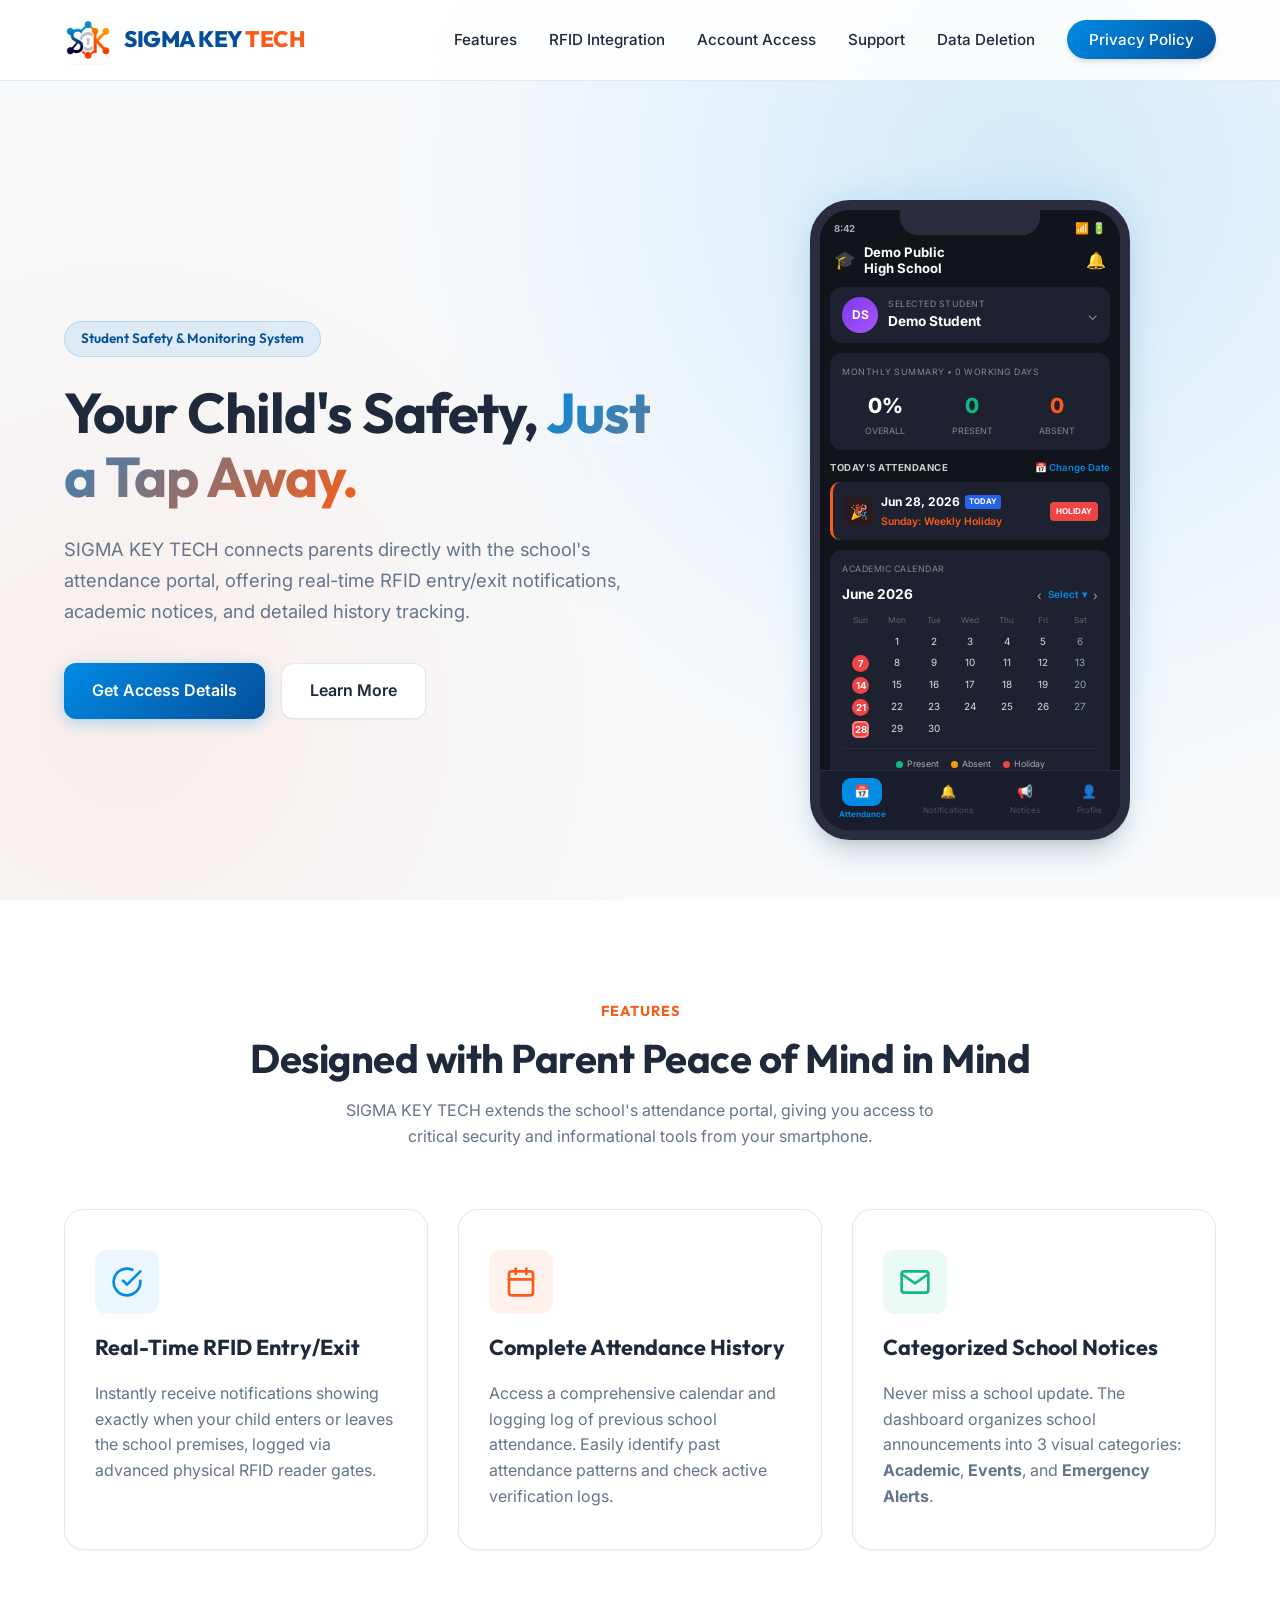
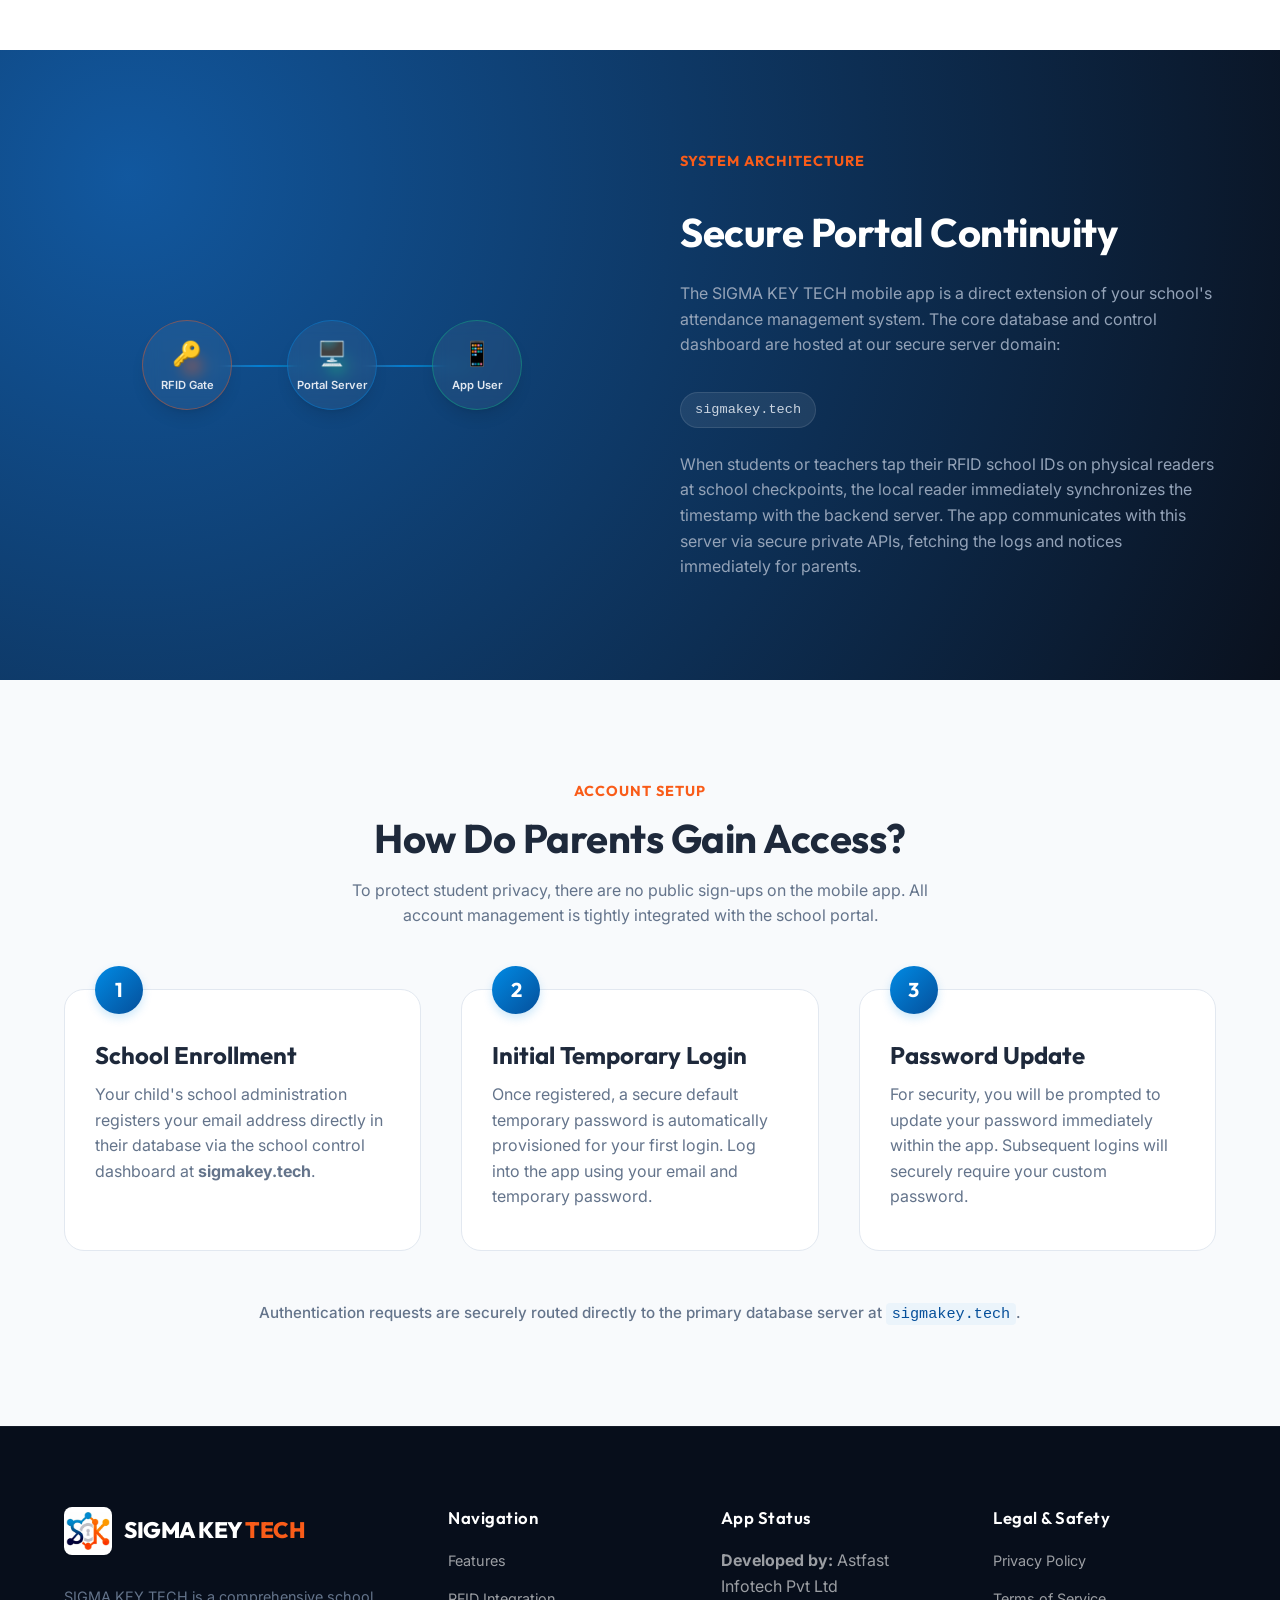
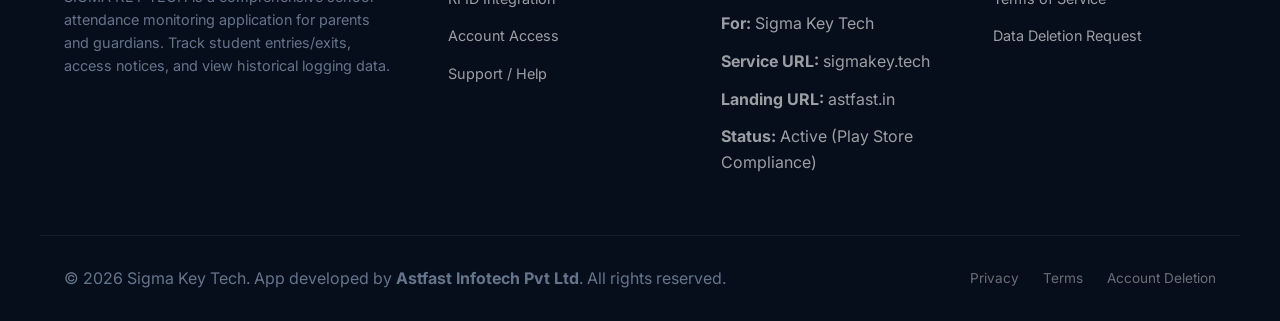
<file: index.html>
<!DOCTYPE html>
<html lang="en">
<head>
  <meta charset="UTF-8">
  <meta name="viewport" content="width=device-width, initial-scale=1.0">
  <title>SIGMA KEY TECH - Student Safety & Monitoring App</title>
  <meta name="description" content="SIGMA KEY TECH is a real-time student monitoring and safety app for parents, featuring RFID attendance tracking, entry/exit logs, and school notices.">
  <!-- CSS -->
  <link rel="stylesheet" href="assets/css/style.css">
</head>
<body>

  <!-- Header -->
  <header id="header">
    <div class="container nav-container">
      <a href="index.html" class="logo-wrapper">
        <img src="assets/images/logo.jpg" alt="SIGMA KEY TECH Logo" class="logo-img">
        <span class="logo-text">SIGMA KEY<span> TECH</span></span>
      </a>
      
      <button class="mobile-nav-toggle" id="menuToggle" aria-label="Toggle Navigation">
        <span></span>
        <span></span>
        <span></span>
      </button>

      <nav id="navMenu">
        <ul>
          <li><a href="#features">Features</a></li>
          <li><a href="#integration">RFID Integration</a></li>
          <li><a href="#access">Account Access</a></li>
          <li><a href="support.html">Support</a></li>
          <li><a href="delete-account.html">Data Deletion</a></li>
          <li><a href="privacy.html" class="nav-btn">Privacy Policy</a></li>
        </ul>
      </nav>
    </div>
  </header>

  <!-- Hero Section -->
  <section class="hero">
    <div class="container hero-grid">
      <div class="hero-content">
        <span class="badge">Student Safety & Monitoring System</span>
        <h1 class="hero-title">Your Child's Safety, <span>Just a Tap Away.</span></h1>
        <p class="hero-desc">SIGMA KEY TECH connects parents directly with the school's attendance portal, offering real-time RFID entry/exit notifications, academic notices, and detailed history tracking.</p>
        <div class="hero-cta">
          <a href="#access" class="btn btn-primary">Get Access Details</a>
          <a href="support.html" class="btn btn-secondary">Learn More</a>
        </div>
      </div>
      <div class="hero-mockup">
        <!-- Visual Phone Screen Mockup of App -->
        <div class="phone-frame" style="border-color: #2a2d3e; background: #12141c;">
          <div class="phone-notch" style="background: #2a2d3e;"></div>
          <div class="phone-screen" style="padding: 0; overflow: hidden; background: #12141c; position: relative;">

            <!-- Status Bar -->
            <div style="display:flex; justify-content:space-between; align-items:center; padding: 10px 14px 4px; font-size: 0.6rem; color: #aaa;">
              <span style="font-weight:700;">8:42</span>
              <span style="font-size:0.7rem;">📶 🔋</span>
            </div>

            <!-- App Top Bar -->
            <div style="display:flex; justify-content:space-between; align-items:center; padding: 2px 14px 10px;">
              <div style="display:flex; align-items:center; gap:8px;">
                <span style="font-size:1.1rem;">🎓</span>
                <span style="font-size: 0.82rem; font-weight: 700; color: #fff; line-height:1.25;">Demo Public<br>High School</span>
              </div>
              <span style="font-size: 1rem; color: #aaa;">🔔</span>
            </div>

            <!-- Scrollable Content -->
            <div style="overflow-y: auto; height: calc(100% - 108px); padding: 0 10px 8px;">

              <!-- Student Selector Card -->
              <div style="background:#1e2130; border-radius:12px; padding:10px 12px; display:flex; align-items:center; gap:10px; margin-bottom:10px;">
                <div style="width:36px; height:36px; border-radius:50%; background:linear-gradient(135deg,#7c3aed,#a855f7); display:flex; align-items:center; justify-content:center; font-weight:700; font-size:0.75rem; color:#fff; flex-shrink:0;">DS</div>
                <div style="flex:1;">
                  <div style="font-size:0.55rem; color:#888; text-transform:uppercase; letter-spacing:0.5px;">Selected Student</div>
                  <div style="font-size:0.85rem; font-weight:700; color:#fff;">Demo Student</div>
                </div>
                <span style="color:#888; font-size:0.9rem;">⌄</span>
              </div>

              <!-- Monthly Summary Card -->
              <div style="background:#1e2130; border-radius:12px; padding:12px; margin-bottom:10px;">
                <div style="font-size:0.55rem; color:#888; text-transform:uppercase; letter-spacing:0.5px; margin-bottom:10px;">Monthly Summary &bull; 0 Working Days</div>
                <div style="display:flex; justify-content:space-around; text-align:center;">
                  <div>
                    <div style="font-size:1.3rem; font-weight:800; color:#fff;">0%</div>
                    <div style="font-size:0.55rem; color:#888; text-transform:uppercase; margin-top:2px;">Overall</div>
                  </div>
                  <div>
                    <div style="font-size:1.3rem; font-weight:800; color:#10b981;">0</div>
                    <div style="font-size:0.55rem; color:#888; text-transform:uppercase; margin-top:2px;">Present</div>
                  </div>
                  <div>
                    <div style="font-size:1.3rem; font-weight:800; color:#f95c19;">0</div>
                    <div style="font-size:0.55rem; color:#888; text-transform:uppercase; margin-top:2px;">Absent</div>
                  </div>
                </div>
              </div>

              <!-- Today's Attendance Header -->
              <div style="display:flex; justify-content:space-between; align-items:center; margin-bottom:7px;">
                <span style="font-size:0.6rem; font-weight:700; color:#ccc; text-transform:uppercase; letter-spacing:0.5px;">Today's Attendance</span>
                <span style="font-size:0.6rem; color:#008be5; font-weight:600;">&#128197; Change Date</span>
              </div>

              <!-- Holiday Card -->
              <div style="background:#1e2130; border-radius:10px; padding:10px 12px; margin-bottom:10px; display:flex; align-items:center; gap:8px; border-left:3px solid #f95c19;">
                <div style="width:28px; height:28px; background:#2a1a1a; border-radius:7px; display:flex; align-items:center; justify-content:center; font-size:0.9rem; flex-shrink:0;">&#127881;</div>
                <div style="flex:1;">
                  <div style="display:flex; align-items:center; gap:5px; margin-bottom:2px;">
                    <span style="font-size:0.75rem; font-weight:700; color:#fff;">Jun 28, 2026</span>
                    <span style="background:#2563eb; color:#fff; font-size:0.48rem; font-weight:700; padding:1px 4px; border-radius:3px; text-transform:uppercase;">Today</span>
                  </div>
                  <div style="font-size:0.65rem; color:#f95c19; font-weight:600;">Sunday: Weekly Holiday</div>
                </div>
                <span style="background:#ef4444; color:#fff; font-size:0.5rem; font-weight:700; padding:3px 6px; border-radius:4px; text-transform:uppercase; white-space:nowrap;">Holiday</span>
              </div>

              <!-- Academic Calendar -->
              <div style="background:#1e2130; border-radius:12px; padding:12px;">
                <div style="font-size:0.55rem; color:#888; text-transform:uppercase; letter-spacing:0.5px; margin-bottom:8px;">Academic Calendar</div>
                <div style="display:flex; justify-content:space-between; align-items:center; margin-bottom:8px;">
                  <span style="font-size:0.85rem; font-weight:700; color:#fff;">June 2026</span>
                  <div style="display:flex; align-items:center; gap:6px;">
                    <span style="color:#aaa; font-size:0.75rem; cursor:pointer;">&#8249;</span>
                    <span style="color:#008be5; font-size:0.62rem; font-weight:600;">Select &#9662;</span>
                    <span style="color:#aaa; font-size:0.75rem; cursor:pointer;">&#8250;</span>
                  </div>
                </div>
                <div style="display:grid; grid-template-columns:repeat(7,1fr); text-align:center; row-gap:5px;">
                  <div style="font-size:0.52rem; color:#666; padding-bottom:2px;">Sun</div>
                  <div style="font-size:0.52rem; color:#666; padding-bottom:2px;">Mon</div>
                  <div style="font-size:0.52rem; color:#666; padding-bottom:2px;">Tue</div>
                  <div style="font-size:0.52rem; color:#666; padding-bottom:2px;">Wed</div>
                  <div style="font-size:0.52rem; color:#666; padding-bottom:2px;">Thu</div>
                  <div style="font-size:0.52rem; color:#666; padding-bottom:2px;">Fri</div>
                  <div style="font-size:0.52rem; color:#666; padding-bottom:2px;">Sat</div>
                  <!-- Week 1 -->
                  <div></div>
                  <div style="font-size:0.62rem;color:#ddd;">1</div>
                  <div style="font-size:0.62rem;color:#ddd;">2</div>
                  <div style="font-size:0.62rem;color:#ddd;">3</div>
                  <div style="font-size:0.62rem;color:#ddd;">4</div>
                  <div style="font-size:0.62rem;color:#ddd;">5</div>
                  <div style="font-size:0.62rem;color:#94a3b8;">6</div>
                  <!-- Week 2 -->
                  <div style="display:flex;align-items:center;justify-content:center;"><span style="font-size:0.6rem;background:#ef4444;color:#fff;border-radius:50%;width:17px;height:17px;display:flex;align-items:center;justify-content:center;font-weight:700;">7</span></div>
                  <div style="font-size:0.62rem;color:#ddd;">8</div>
                  <div style="font-size:0.62rem;color:#ddd;">9</div>
                  <div style="font-size:0.62rem;color:#ddd;">10</div>
                  <div style="font-size:0.62rem;color:#ddd;">11</div>
                  <div style="font-size:0.62rem;color:#ddd;">12</div>
                  <div style="font-size:0.62rem;color:#94a3b8;">13</div>
                  <!-- Week 3 -->
                  <div style="display:flex;align-items:center;justify-content:center;"><span style="font-size:0.6rem;background:#ef4444;color:#fff;border-radius:50%;width:17px;height:17px;display:flex;align-items:center;justify-content:center;font-weight:700;">14</span></div>
                  <div style="font-size:0.62rem;color:#ddd;">15</div>
                  <div style="font-size:0.62rem;color:#ddd;">16</div>
                  <div style="font-size:0.62rem;color:#ddd;">17</div>
                  <div style="font-size:0.62rem;color:#ddd;">18</div>
                  <div style="font-size:0.62rem;color:#ddd;">19</div>
                  <div style="font-size:0.62rem;color:#94a3b8;">20</div>
                  <!-- Week 4 -->
                  <div style="display:flex;align-items:center;justify-content:center;"><span style="font-size:0.6rem;background:#ef4444;color:#fff;border-radius:50%;width:17px;height:17px;display:flex;align-items:center;justify-content:center;font-weight:700;">21</span></div>
                  <div style="font-size:0.62rem;color:#ddd;">22</div>
                  <div style="font-size:0.62rem;color:#ddd;">23</div>
                  <div style="font-size:0.62rem;color:#ddd;">24</div>
                  <div style="font-size:0.62rem;color:#ddd;">25</div>
                  <div style="font-size:0.62rem;color:#ddd;">26</div>
                  <div style="font-size:0.62rem;color:#94a3b8;">27</div>
                  <!-- Week 5: 28 = TODAY + holiday -->
                  <div style="display:flex;align-items:center;justify-content:center;"><span style="font-size:0.6rem;background:#ef4444;color:#fff;border-radius:5px;width:17px;height:17px;display:flex;align-items:center;justify-content:center;font-weight:700;border:2px solid #ff8080;box-sizing:border-box;">28</span></div>
                  <div style="font-size:0.62rem;color:#ddd;">29</div>
                  <div style="font-size:0.62rem;color:#ddd;">30</div>
                  <div></div><div></div><div></div><div></div>
                </div>
                <!-- Legend -->
                <div style="display:flex;justify-content:center;gap:12px;margin-top:10px;padding-top:8px;border-top:1px solid #2a2d3e;">
                  <div style="display:flex;align-items:center;gap:4px;"><span style="width:7px;height:7px;border-radius:50%;background:#10b981;display:inline-block;"></span><span style="font-size:0.55rem;color:#aaa;">Present</span></div>
                  <div style="display:flex;align-items:center;gap:4px;"><span style="width:7px;height:7px;border-radius:50%;background:#f59e0b;display:inline-block;"></span><span style="font-size:0.55rem;color:#aaa;">Absent</span></div>
                  <div style="display:flex;align-items:center;gap:4px;"><span style="width:7px;height:7px;border-radius:50%;background:#ef4444;display:inline-block;"></span><span style="font-size:0.55rem;color:#aaa;">Holiday</span></div>
                </div>
              </div>

            </div>

            <!-- Bottom Navigation Bar -->
            <div style="position:absolute; bottom:0; left:0; right:0; background:#1a1d2e; border-top:1px solid #2a2d3e; display:flex; justify-content:space-around; padding:7px 0 9px;">
              <div style="display:flex; flex-direction:column; align-items:center; gap:2px;">
                <div style="background:#008be5; border-radius:9px; padding:4px 12px; font-size:0.8rem;">&#128197;</div>
                <span style="font-size:0.5rem; color:#008be5; font-weight:700;">Attendance</span>
              </div>
              <div style="display:flex; flex-direction:column; align-items:center; gap:2px; padding-top:4px;">
                <span style="font-size:0.8rem;">&#128276;</span>
                <span style="font-size:0.5rem; color:#555;">Notifications</span>
              </div>
              <div style="display:flex; flex-direction:column; align-items:center; gap:2px; padding-top:4px;">
                <span style="font-size:0.8rem;">&#128226;</span>
                <span style="font-size:0.5rem; color:#555;">Notices</span>
              </div>
              <div style="display:flex; flex-direction:column; align-items:center; gap:2px; padding-top:4px;">
                <span style="font-size:0.8rem;">&#128100;</span>
                <span style="font-size:0.5rem; color:#555;">Profile</span>
              </div>
            </div>

          </div>
        </div>
      </div>
    </div>
  </section>

  <!-- Features Section -->
  <section class="section-padding" id="features" style="background-color: #fff;">
    <div class="container">
      <div class="section-title-wrapper">
        <span class="section-subtitle">Features</span>
        <h2 class="section-title">Designed with Parent Peace of Mind in Mind</h2>
        <p class="section-desc">SIGMA KEY TECH extends the school's attendance portal, giving you access to critical security and informational tools from your smartphone.</p>
      </div>

      <div class="features-grid">
        <!-- Feature 1 -->
        <div class="feature-card">
          <div class="feature-icon-box">
            <svg width="32" height="32" viewBox="0 0 24 24" fill="none" stroke="currentColor" stroke-width="2" stroke-linecap="round" stroke-linejoin="round"><path d="M22 11.08V12a10 10 0 1 1-5.93-9.14"></path><polyline points="22 4 12 14.01 9 11.01"></polyline></svg>
          </div>
          <h3>Real-Time RFID Entry/Exit</h3>
          <p>Instantly receive notifications showing exactly when your child enters or leaves the school premises, logged via advanced physical RFID reader gates.</p>
        </div>

        <!-- Feature 2 -->
        <div class="feature-card">
          <div class="feature-icon-box">
            <svg width="32" height="32" viewBox="0 0 24 24" fill="none" stroke="currentColor" stroke-width="2" stroke-linecap="round" stroke-linejoin="round"><rect x="3" y="4" width="18" height="18" rx="2" ry="2"></rect><line x1="16" y1="2" x2="16" y2="6"></line><line x1="8" y1="2" x2="8" y2="6"></line><line x1="3" y1="10" x2="21" y2="10"></line></svg>
          </div>
          <h3>Complete Attendance History</h3>
          <p>Access a comprehensive calendar and logging log of previous school attendance. Easily identify past attendance patterns and check active verification logs.</p>
        </div>

        <!-- Feature 3 -->
        <div class="feature-card">
          <div class="feature-icon-box">
            <svg width="32" height="32" viewBox="0 0 24 24" fill="none" stroke="currentColor" stroke-width="2" stroke-linecap="round" stroke-linejoin="round"><path d="M4 4h16c1.1 0 2 .9 2 2v12c0 1.1-.9 2-2 2H4c-1.1 0-2-.9-2-2V6c0-1.1.9-2 2-2z"></path><polyline points="22,6 12,13 2,6"></polyline></svg>
          </div>
          <h3>Categorized School Notices</h3>
          <p>Never miss a school update. The dashboard organizes school announcements into 3 visual categories: <strong>Academic</strong>, <strong>Events</strong>, and <strong>Emergency Alerts</strong>.</p>
        </div>
      </div>
    </div>
  </section>

  <!-- Integration / How Portal Works -->
  <section class="section-padding theme-dark-section integration" id="integration">
    <div class="container integration-grid">
      <div class="integration-visual">
        <div class="network-container">
          <!-- RFID Card Reader -->
          <div class="network-node node-rfid">
            <span class="node-icon">🔑</span>
            RFID Gate
          </div>
          <!-- Server -->
          <div class="network-node node-server">
            <span class="node-icon">🖥️</span>
            Portal Server
          </div>
          <!-- Mobile App -->
          <div class="network-node node-app">
            <span class="node-icon">📱</span>
            App User
          </div>
          <!-- Connecting Lines & Signals -->
          <div class="network-line line-1-2">
            <div class="network-signal signal-forward"></div>
          </div>
          <div class="network-line line-2-3">
            <div class="network-signal signal-backward"></div>
          </div>
        </div>
      </div>
      <div class="integration-content">
        <span class="section-subtitle">System Architecture</span>
        <h2 class="section-title section-title-white">Secure Portal Continuity</h2>
        <p>The SIGMA KEY TECH mobile app is a direct extension of your school's attendance management system. The core database and control dashboard are hosted at our secure server domain:</p>
        <div class="domain-pill">sigmakey.tech</div>
        <p>When students or teachers tap their RFID school IDs on physical readers at school checkpoints, the local reader immediately synchronizes the timestamp with the backend server. The app communicates with this server via secure private APIs, fetching the logs and notices immediately for parents.</p>
      </div>
    </div>
  </section>

  <!-- Account Access Instructions -->
  <section class="section-padding" id="access" style="background-color: var(--color-bg-light);">
    <div class="container">
      <div class="section-title-wrapper">
        <span class="section-subtitle">Account Setup</span>
        <h2 class="section-title">How Do Parents Gain Access?</h2>
        <p class="section-desc">To protect student privacy, there are no public sign-ups on the mobile app. All account management is tightly integrated with the school portal.</p>
      </div>

      <div class="guide-grid">
        <!-- Step 1 -->
        <div class="guide-step">
          <div class="step-num">1</div>
          <h3>School Enrollment</h3>
          <p>Your child's school administration registers your email address directly in their database via the school control dashboard at <strong>sigmakey.tech</strong>.</p>
        </div>

        <!-- Step 2 -->
        <div class="guide-step">
          <div class="step-num">2</div>
          <h3>Initial Temporary Login</h3>
          <p>Once registered, a secure default temporary password is automatically provisioned for your first login. Log into the app using your email and temporary password.</p>
        </div>

        <!-- Step 3 -->
        <div class="guide-step">
          <div class="step-num">3</div>
          <h3>Password Update</h3>
          <p>For security, you will be prompted to update your password immediately within the app. Subsequent logins will securely require your custom password.</p>
        </div>
      </div>
      
      <div style="text-align: center; margin-top: 50px;">
        <p style="font-size: 0.95rem; font-weight: 500; color: var(--color-text-muted);">
          Authentication requests are securely routed directly to the primary database server at <code style="background: rgba(0, 139, 229, 0.05); padding: 2px 6px; border-radius: 4px; color: var(--color-primary-dark);">sigmakey.tech</code>.
        </p>
      </div>
    </div>
  </section>

  <!-- Footer -->
  <footer>
    <div class="container footer-grid">
      <div class="footer-col">
        <a href="index.html" class="logo-wrapper" style="margin-bottom: 10px;">
          <img src="assets/images/logo.jpg" alt="SIGMA KEY TECH Logo" class="logo-img" style="background: #fff; padding: 2px;">
          <span class="logo-text logo-text-dark" style="color: #fff;">SIGMA KEY<span> TECH</span></span>
        </a>
        <p class="footer-desc">SIGMA KEY TECH is a comprehensive school attendance monitoring application for parents and guardians. Track student entries/exits, access notices, and view historical logging data.</p>
      </div>
      <div class="footer-col">
        <h4>Navigation</h4>
        <ul>
          <li><a href="#features">Features</a></li>
          <li><a href="#integration">RFID Integration</a></li>
          <li><a href="#access">Account Access</a></li>
          <li><a href="support.html">Support / Help</a></li>
        </ul>
      </div>
      <div class="footer-col">
        <h4>App Status</h4>
        <ul>
          <li><strong>Developed by:</strong> Astfast Infotech Pvt Ltd</li>
          <li><strong>For:</strong> Sigma Key Tech</li>
          <li><strong>Service URL:</strong> sigmakey.tech</li>
          <li><strong>Landing URL:</strong> astfast.in</li>
          <li><strong>Status:</strong> Active (Play Store Compliance)</li>
        </ul>
      </div>
      <div class="footer-col">
        <h4>Legal & Safety</h4>
        <ul>
          <li><a href="privacy.html">Privacy Policy</a></li>
          <li><a href="terms.html">Terms of Service</a></li>
          <li><a href="delete-account.html">Data Deletion Request</a></li>
        </ul>
      </div>
    </div>
    
    <div class="container footer-bottom">
      <p>&copy; 2026 Sigma Key Tech. App developed by <strong>Astfast Infotech Pvt Ltd</strong>. All rights reserved.</p>
      <div class="footer-legal-links">
        <a href="privacy.html">Privacy</a>
        <a href="terms.html">Terms</a>
        <a href="delete-account.html">Account Deletion</a>
      </div>
    </div>
  </footer>

  <!-- Scripts -->
  <script src="assets/js/main.js"></script>
</body>
</html>
</file>
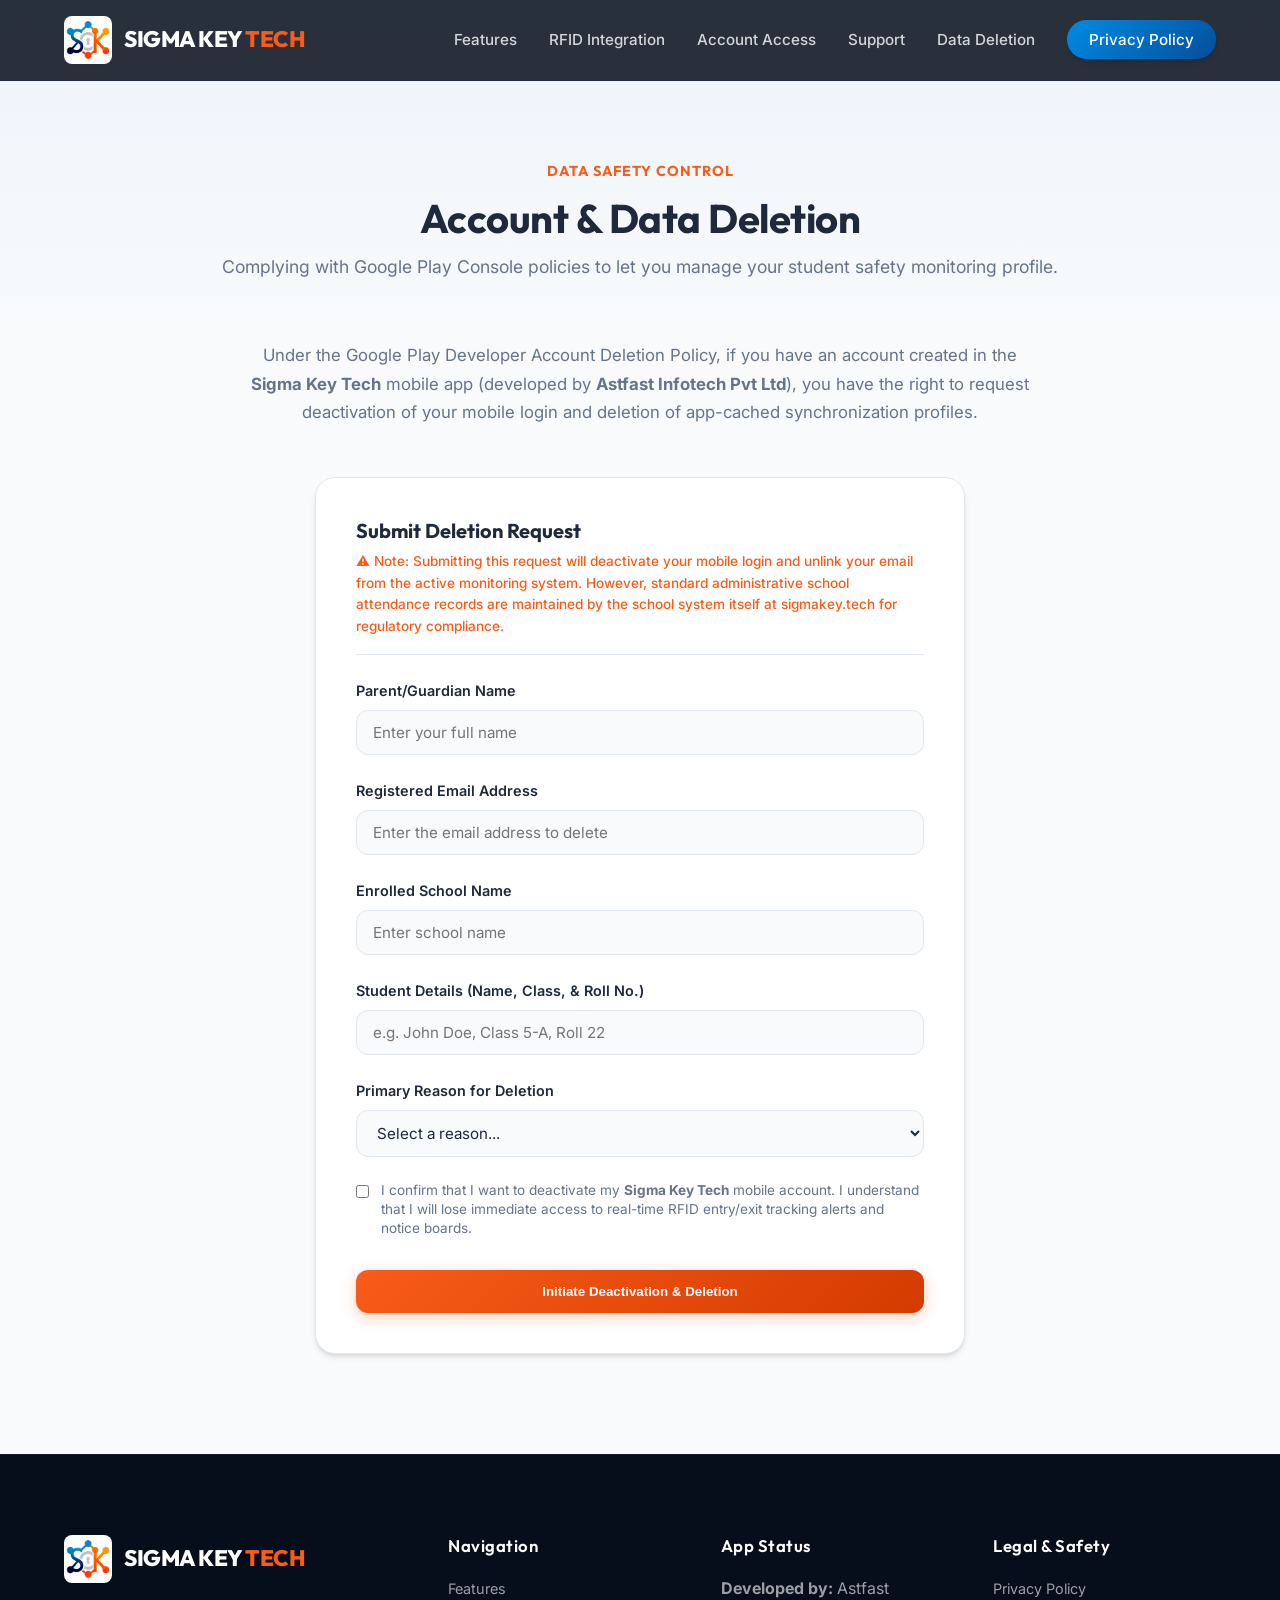
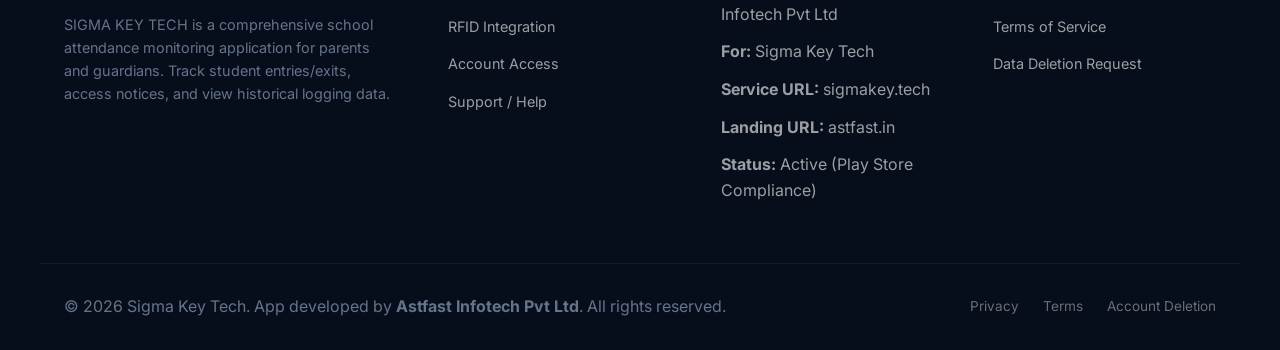
<file: delete-account.html>
<!DOCTYPE html>
<html lang="en">
<head>
  <meta charset="UTF-8">
  <meta name="viewport" content="width=device-width, initial-scale=1.0">
  <title>Account & Data Deletion Request - SIGMA KEY TECH</title>
  <meta name="description" content="Request the deactivation and deletion of your SIGMA KEY TECH mobile app user profile and associated data logs, complying with Google Play safety standards.">
  <!-- CSS -->
  <link rel="stylesheet" href="assets/css/style.css">
</head>
<body>

  <!-- Header -->
  <header id="header" class="header-dark">
    <div class="container nav-container">
      <a href="index.html" class="logo-wrapper">
        <img src="assets/images/logo.jpg" alt="SIGMA KEY TECH Logo" class="logo-img">
        <span class="logo-text logo-text-dark" style="color: #fff;">SIGMA KEY<span> TECH</span></span>
      </a>
      
      <button class="mobile-nav-toggle" id="menuToggle" aria-label="Toggle Navigation">
        <span></span>
        <span></span>
        <span></span>
      </button>

      <nav id="navMenu" class="nav-dark">
        <ul>
          <li><a href="index.html#features">Features</a></li>
          <li><a href="index.html#integration">RFID Integration</a></li>
          <li><a href="index.html#access">Account Access</a></li>
          <li><a href="support.html">Support</a></li>
          <li><a href="delete-account.html">Data Deletion</a></li>
          <li><a href="privacy.html" class="nav-btn">Privacy Policy</a></li>
        </ul>
      </nav>
    </div>
  </header>

  <!-- Page Header -->
  <section class="page-header">
    <div class="container">
      <span class="section-subtitle">Data Safety Control</span>
      <h1 class="section-title">Account & Data Deletion</h1>
      <p style="margin-top: 10px; font-size: 1.1rem; color: var(--color-text-muted);">Complying with Google Play Console policies to let you manage your student safety monitoring profile.</p>
    </div>
  </section>

  <!-- Main Content -->
  <section class="page-content-wrapper">
    <div class="container">
      
      <div style="max-width: 800px; margin: 0 auto 50px auto; text-align: center;">
        <p style="font-size: 1.05rem; line-height: 1.7; color: var(--color-text-muted);">
        <p style="font-size: 1.05rem; line-height: 1.7; color: var(--color-text-muted);">Under the Google Play Developer Account Deletion Policy, if you have an account created in the <strong>Sigma Key Tech</strong> mobile app (developed by <strong>Astfast Infotech Pvt Ltd</strong>), you have the right to request deactivation of your mobile login and deletion of app-cached synchronization profiles.</p>
        </p>
      </div>

      <div class="form-card">
        <div style="margin-bottom: 24px; padding-bottom: 16px; border-bottom: 1px solid var(--color-border-light);">
          <h3 style="margin-bottom: 8px; font-size: 1.25rem;">Submit Deletion Request</h3>
          <p style="font-size: 0.85rem; color: #f95c19; font-weight: 500;">
            ⚠️ Note: Submitting this request will deactivate your mobile login and unlink your email from the active monitoring system. However, standard administrative school attendance records are maintained by the school system itself at sigmakey.tech for regulatory compliance.
          </p>
        </div>

        <form id="deleteAccountForm">
          <div class="form-group">
            <label for="parentName">Parent/Guardian Name</label>
            <input type="text" id="parentName" class="form-control" placeholder="Enter your full name" required>
          </div>

          <div class="form-group">
            <label for="parentEmail">Registered Email Address</label>
            <input type="email" id="parentEmail" class="form-control" placeholder="Enter the email address to delete" required>
          </div>

          <div class="form-group">
            <label for="schoolEnrollment">Enrolled School Name</label>
            <input type="text" id="schoolEnrollment" class="form-control" placeholder="Enter school name" required>
          </div>

          <div class="form-group">
            <label for="studentDetails">Student Details (Name, Class, & Roll No.)</label>
            <input type="text" id="studentDetails" class="form-control" placeholder="e.g. John Doe, Class 5-A, Roll 22" required>
          </div>

          <div class="form-group">
            <label for="reason">Primary Reason for Deletion</label>
            <select id="reason" class="form-control" required>
              <option value="" disabled selected>Select a reason...</option>
              <option value="graduation">Student graduated or left school</option>
              <option value="privacy">General privacy concerns</option>
              <option value="no-use">No longer use the mobile app</option>
              <option value="other">Other reason</option>
            </select>
          </div>

          <div class="form-group checkbox-group">
            <input type="checkbox" id="confirmCheckbox" required>
            <label for="confirmCheckbox">
              I confirm that I want to deactivate my <strong>Sigma Key Tech</strong> mobile account. I understand that I will lose immediate access to real-time RFID entry/exit tracking alerts and notice boards.
            </label>
          </div>

          <button type="submit" class="btn btn-primary" style="width: 100%; background: linear-gradient(135deg, var(--color-accent), var(--color-accent-dark)); box-shadow: 0 4px 15px rgba(249, 92, 25, 0.3);">
            Initiate Deactivation & Deletion
          </button>
        </form>
      </div>

    </div>
  </section>

  <!-- Success Modal -->
  <div class="modal" id="deletionSuccessModal">
    <div class="modal-content">
      <div class="modal-icon" style="background: rgba(249, 92, 25, 0.1); color: var(--color-accent);">✓</div>
      <h3>Request Received</h3>
      <p>Your deactivation and deletion request has been submitted. The <strong>Astfast Infotech Pvt Ltd</strong> compliance team will coordinate with your school administration at sigmakey.tech to verify identity details and delete your mobile app synchronization login associations within 7 business days. For follow-up, email <a href="mailto:sigmakeytech@gmail.com">sigmakeytech@gmail.com</a>.</p>
      <button class="btn btn-primary" id="closeDeletionModalBtn" style="width: 100%;">Close</button>
    </div>
  </div>

  <!-- Footer -->
  <footer>
    <div class="container footer-grid">
      <div class="footer-col">
        <a href="index.html" class="logo-wrapper" style="margin-bottom: 10px;">
          <img src="assets/images/logo.jpg" alt="SIGMA KEY TECH Logo" class="logo-img" style="background: #fff; padding: 2px;">
          <span class="logo-text logo-text-dark" style="color: #fff;">SIGMA KEY<span> TECH</span></span>
        </a>
        <p class="footer-desc">SIGMA KEY TECH is a comprehensive school attendance monitoring application for parents and guardians. Track student entries/exits, access notices, and view historical logging data.</p>
      </div>
      <div class="footer-col">
        <h4>Navigation</h4>
        <ul>
          <li><a href="index.html#features">Features</a></li>
          <li><a href="index.html#integration">RFID Integration</a></li>
          <li><a href="index.html#access">Account Access</a></li>
          <li><a href="support.html">Support / Help</a></li>
        </ul>
      </div>
      <div class="footer-col">
        <h4>App Status</h4>
        <ul>
          <li><strong>Developed by:</strong> Astfast Infotech Pvt Ltd</li>
          <li><strong>For:</strong> Sigma Key Tech</li>
          <li><strong>Service URL:</strong> sigmakey.tech</li>
          <li><strong>Landing URL:</strong> astfast.in</li>
          <li><strong>Status:</strong> Active (Play Store Compliance)</li>
        </ul>
      </div>
      <div class="footer-col">
        <h4>Legal & Safety</h4>
        <ul>
          <li><a href="privacy.html">Privacy Policy</a></li>
          <li><a href="terms.html">Terms of Service</a></li>
          <li><a href="delete-account.html">Data Deletion Request</a></li>
        </ul>
      </div>
    </div>
    
    <div class="container footer-bottom">
      <p>&copy; 2026 Sigma Key Tech. App developed by <strong>Astfast Infotech Pvt Ltd</strong>. All rights reserved.</p>
      <div class="footer-legal-links">
        <a href="privacy.html">Privacy</a>
        <a href="terms.html">Terms</a>
        <a href="delete-account.html">Account Deletion</a>
      </div>
    </div>
  </footer>

  <!-- Scripts -->
  <script src="assets/js/main.js"></script>
</body>
</html>
</file>
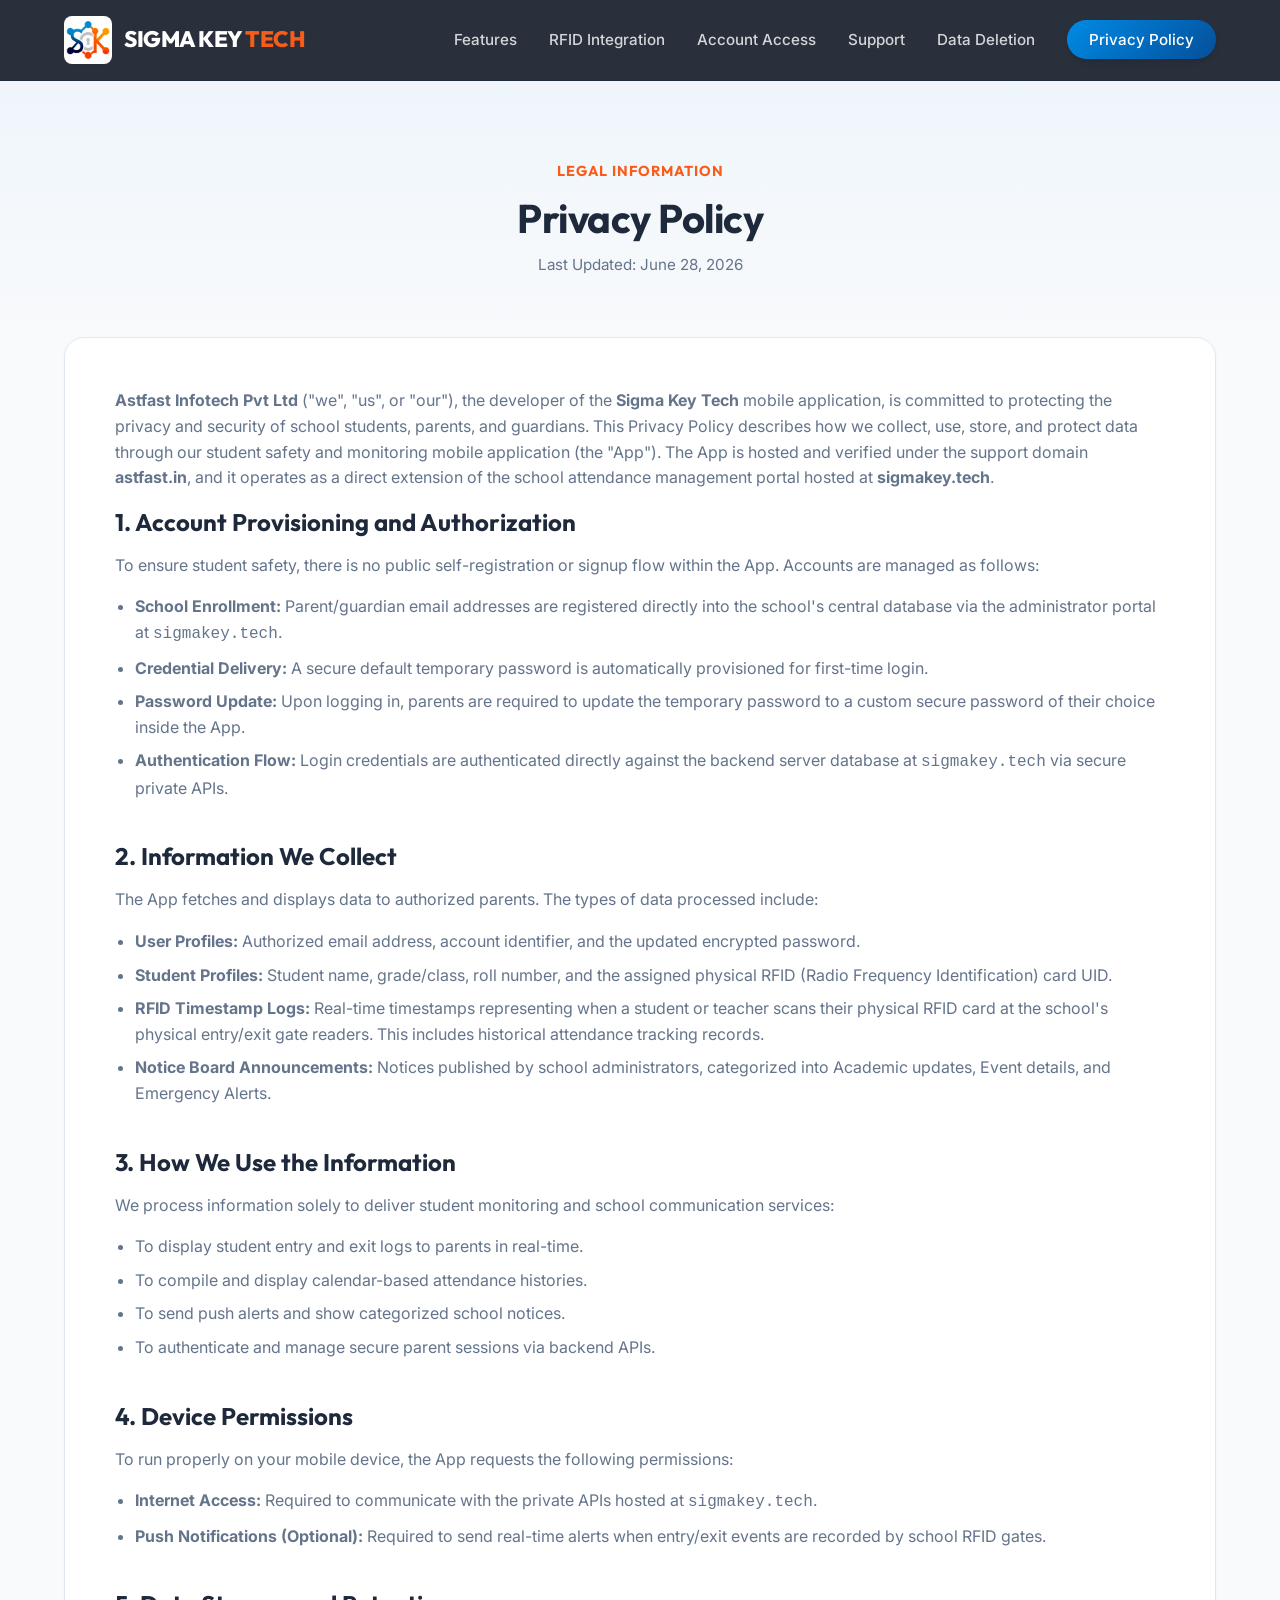
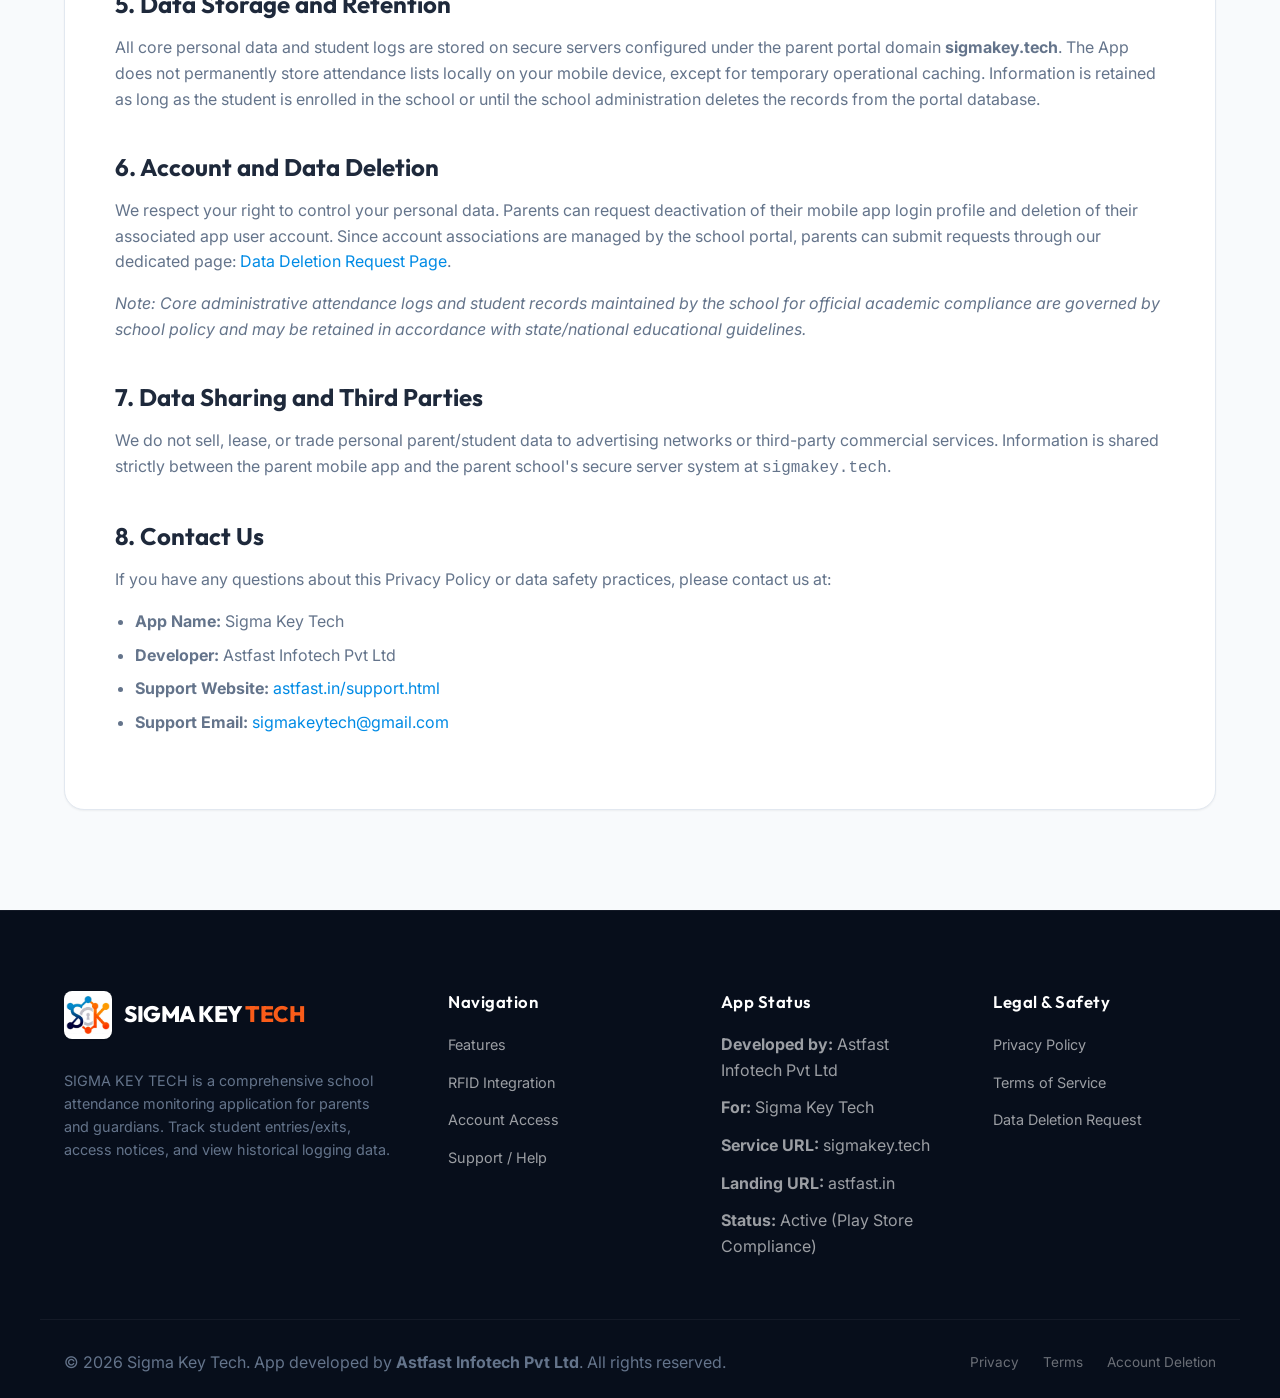
<file: privacy.html>
<!DOCTYPE html>
<html lang="en">
<head>
  <meta charset="UTF-8">
  <meta name="viewport" content="width=device-width, initial-scale=1.0">
  <title>Privacy Policy - SIGMA KEY TECH</title>
  <meta name="description" content="Privacy Policy for SIGMA KEY TECH student monitoring mobile application. Understand how we collect, store, and protect parent and student data.">
  <!-- CSS -->
  <link rel="stylesheet" href="assets/css/style.css">
</head>
<body>

  <!-- Header -->
  <header id="header" class="header-dark">
    <div class="container nav-container">
      <a href="index.html" class="logo-wrapper">
        <img src="assets/images/logo.jpg" alt="SIGMA KEY TECH Logo" class="logo-img">
        <span class="logo-text logo-text-dark" style="color: #fff;">SIGMA KEY<span> TECH</span></span>
      </a>
      
      <button class="mobile-nav-toggle" id="menuToggle" aria-label="Toggle Navigation">
        <span></span>
        <span></span>
        <span></span>
      </button>

      <nav id="navMenu" class="nav-dark">
        <ul>
          <li><a href="index.html#features">Features</a></li>
          <li><a href="index.html#integration">RFID Integration</a></li>
          <li><a href="index.html#access">Account Access</a></li>
          <li><a href="support.html">Support</a></li>
          <li><a href="delete-account.html">Data Deletion</a></li>
          <li><a href="privacy.html" class="nav-btn">Privacy Policy</a></li>
        </ul>
      </nav>
    </div>
  </header>

  <!-- Page Header -->
  <section class="page-header">
    <div class="container">
      <span class="section-subtitle">Legal Information</span>
      <h1 class="section-title">Privacy Policy</h1>
      <p style="margin-top: 10px; font-size: 0.95rem; color: var(--color-text-muted);">Last Updated: June 28, 2026</p>
    </div>
  </section>

  <!-- Main Content -->
  <section class="page-content-wrapper">
    <div class="container">
      <div class="legal-content">
        <p><strong>Astfast Infotech Pvt Ltd</strong> (&quot;we&quot;, &quot;us&quot;, or &quot;our&quot;), the developer of the <strong>Sigma Key Tech</strong> mobile application, is committed to protecting the privacy and security of school students, parents, and guardians. This Privacy Policy describes how we collect, use, store, and protect data through our student safety and monitoring mobile application (the &quot;App&quot;). The App is hosted and verified under the support domain <strong>astfast.in</strong>, and it operates as a direct extension of the school attendance management portal hosted at <strong>sigmakey.tech</strong>.</p>
        
        <h2>1. Account Provisioning and Authorization</h2>
        <p>To ensure student safety, there is no public self-registration or signup flow within the App. Accounts are managed as follows:</p>
        <ul>
          <li><strong>School Enrollment:</strong> Parent/guardian email addresses are registered directly into the school's central database via the administrator portal at <code>sigmakey.tech</code>.</li>
          <li><strong>Credential Delivery:</strong> A secure default temporary password is automatically provisioned for first-time login.</li>
          <li><strong>Password Update:</strong> Upon logging in, parents are required to update the temporary password to a custom secure password of their choice inside the App.</li>
          <li><strong>Authentication Flow:</strong> Login credentials are authenticated directly against the backend server database at <code>sigmakey.tech</code> via secure private APIs.</li>
        </ul>

        <h2>2. Information We Collect</h2>
        <p>The App fetches and displays data to authorized parents. The types of data processed include:</p>
        <ul>
          <li><strong>User Profiles:</strong> Authorized email address, account identifier, and the updated encrypted password.</li>
          <li><strong>Student Profiles:</strong> Student name, grade/class, roll number, and the assigned physical RFID (Radio Frequency Identification) card UID.</li>
          <li><strong>RFID Timestamp Logs:</strong> Real-time timestamps representing when a student or teacher scans their physical RFID card at the school's physical entry/exit gate readers. This includes historical attendance tracking records.</li>
          <li><strong>Notice Board Announcements:</strong> Notices published by school administrators, categorized into Academic updates, Event details, and Emergency Alerts.</li>
        </ul>

        <h2>3. How We Use the Information</h2>
        <p>We process information solely to deliver student monitoring and school communication services:</p>
        <ul>
          <li>To display student entry and exit logs to parents in real-time.</li>
          <li>To compile and display calendar-based attendance histories.</li>
          <li>To send push alerts and show categorized school notices.</li>
          <li>To authenticate and manage secure parent sessions via backend APIs.</li>
        </ul>

        <h2>4. Device Permissions</h2>
        <p>To run properly on your mobile device, the App requests the following permissions:</p>
        <ul>
          <li><strong>Internet Access:</strong> Required to communicate with the private APIs hosted at <code>sigmakey.tech</code>.</li>
          <li><strong>Push Notifications (Optional):</strong> Required to send real-time alerts when entry/exit events are recorded by school RFID gates.</li>
        </ul>

        <h2>5. Data Storage and Retention</h2>
        <p>All core personal data and student logs are stored on secure servers configured under the parent portal domain <strong>sigmakey.tech</strong>. The App does not permanently store attendance lists locally on your mobile device, except for temporary operational caching. Information is retained as long as the student is enrolled in the school or until the school administration deletes the records from the portal database.</p>

        <h2>6. Account and Data Deletion</h2>
        <p>We respect your right to control your personal data. Parents can request deactivation of their mobile app login profile and deletion of their associated app user account. Since account associations are managed by the school portal, parents can submit requests through our dedicated page: <a href="delete-account.html">Data Deletion Request Page</a>.</p>
        <p><em>Note: Core administrative attendance logs and student records maintained by the school for official academic compliance are governed by school policy and may be retained in accordance with state/national educational guidelines.</em></p>

        <h2>7. Data Sharing and Third Parties</h2>
        <p>We do not sell, lease, or trade personal parent/student data to advertising networks or third-party commercial services. Information is shared strictly between the parent mobile app and the parent school's secure server system at <code>sigmakey.tech</code>.</p>

        <h2>8. Contact Us</h2>
        <p>If you have any questions about this Privacy Policy or data safety practices, please contact us at:</p>
        <ul>
          <li><strong>App Name:</strong> Sigma Key Tech</li>
          <li><strong>Developer:</strong> Astfast Infotech Pvt Ltd</li>
          <li><strong>Support Website:</strong> <a href="support.html">astfast.in/support.html</a></li>
          <li><strong>Support Email:</strong> <a href="mailto:sigmakeytech@gmail.com">sigmakeytech@gmail.com</a></li>
        </ul>
      </div>
    </div>
  </section>

  <!-- Footer -->
  <footer>
    <div class="container footer-grid">
      <div class="footer-col">
        <a href="index.html" class="logo-wrapper" style="margin-bottom: 10px;">
          <img src="assets/images/logo.jpg" alt="SIGMA KEY TECH Logo" class="logo-img" style="background: #fff; padding: 2px;">
          <span class="logo-text logo-text-dark" style="color: #fff;">SIGMA KEY<span> TECH</span></span>
        </a>
        <p class="footer-desc">SIGMA KEY TECH is a comprehensive school attendance monitoring application for parents and guardians. Track student entries/exits, access notices, and view historical logging data.</p>
      </div>
      <div class="footer-col">
        <h4>Navigation</h4>
        <ul>
          <li><a href="index.html#features">Features</a></li>
          <li><a href="index.html#integration">RFID Integration</a></li>
          <li><a href="index.html#access">Account Access</a></li>
          <li><a href="support.html">Support / Help</a></li>
        </ul>
      </div>
      <div class="footer-col">
        <h4>App Status</h4>
        <ul>
          <li><strong>Developed by:</strong> Astfast Infotech Pvt Ltd</li>
          <li><strong>For:</strong> Sigma Key Tech</li>
          <li><strong>Service URL:</strong> sigmakey.tech</li>
          <li><strong>Landing URL:</strong> astfast.in</li>
          <li><strong>Status:</strong> Active (Play Store Compliance)</li>
        </ul>
      </div>
      <div class="footer-col">
        <h4>Legal & Safety</h4>
        <ul>
          <li><a href="privacy.html">Privacy Policy</a></li>
          <li><a href="terms.html">Terms of Service</a></li>
          <li><a href="delete-account.html">Data Deletion Request</a></li>
        </ul>
      </div>
    </div>
    
    <div class="container footer-bottom">
      <p>&copy; 2026 Sigma Key Tech. App developed by <strong>Astfast Infotech Pvt Ltd</strong>. All rights reserved.</p>
      <div class="footer-legal-links">
        <a href="privacy.html">Privacy</a>
        <a href="terms.html">Terms</a>
        <a href="delete-account.html">Account Deletion</a>
      </div>
    </div>
  </footer>

  <!-- Scripts -->
  <script src="assets/js/main.js"></script>
</body>
</html>
</file>
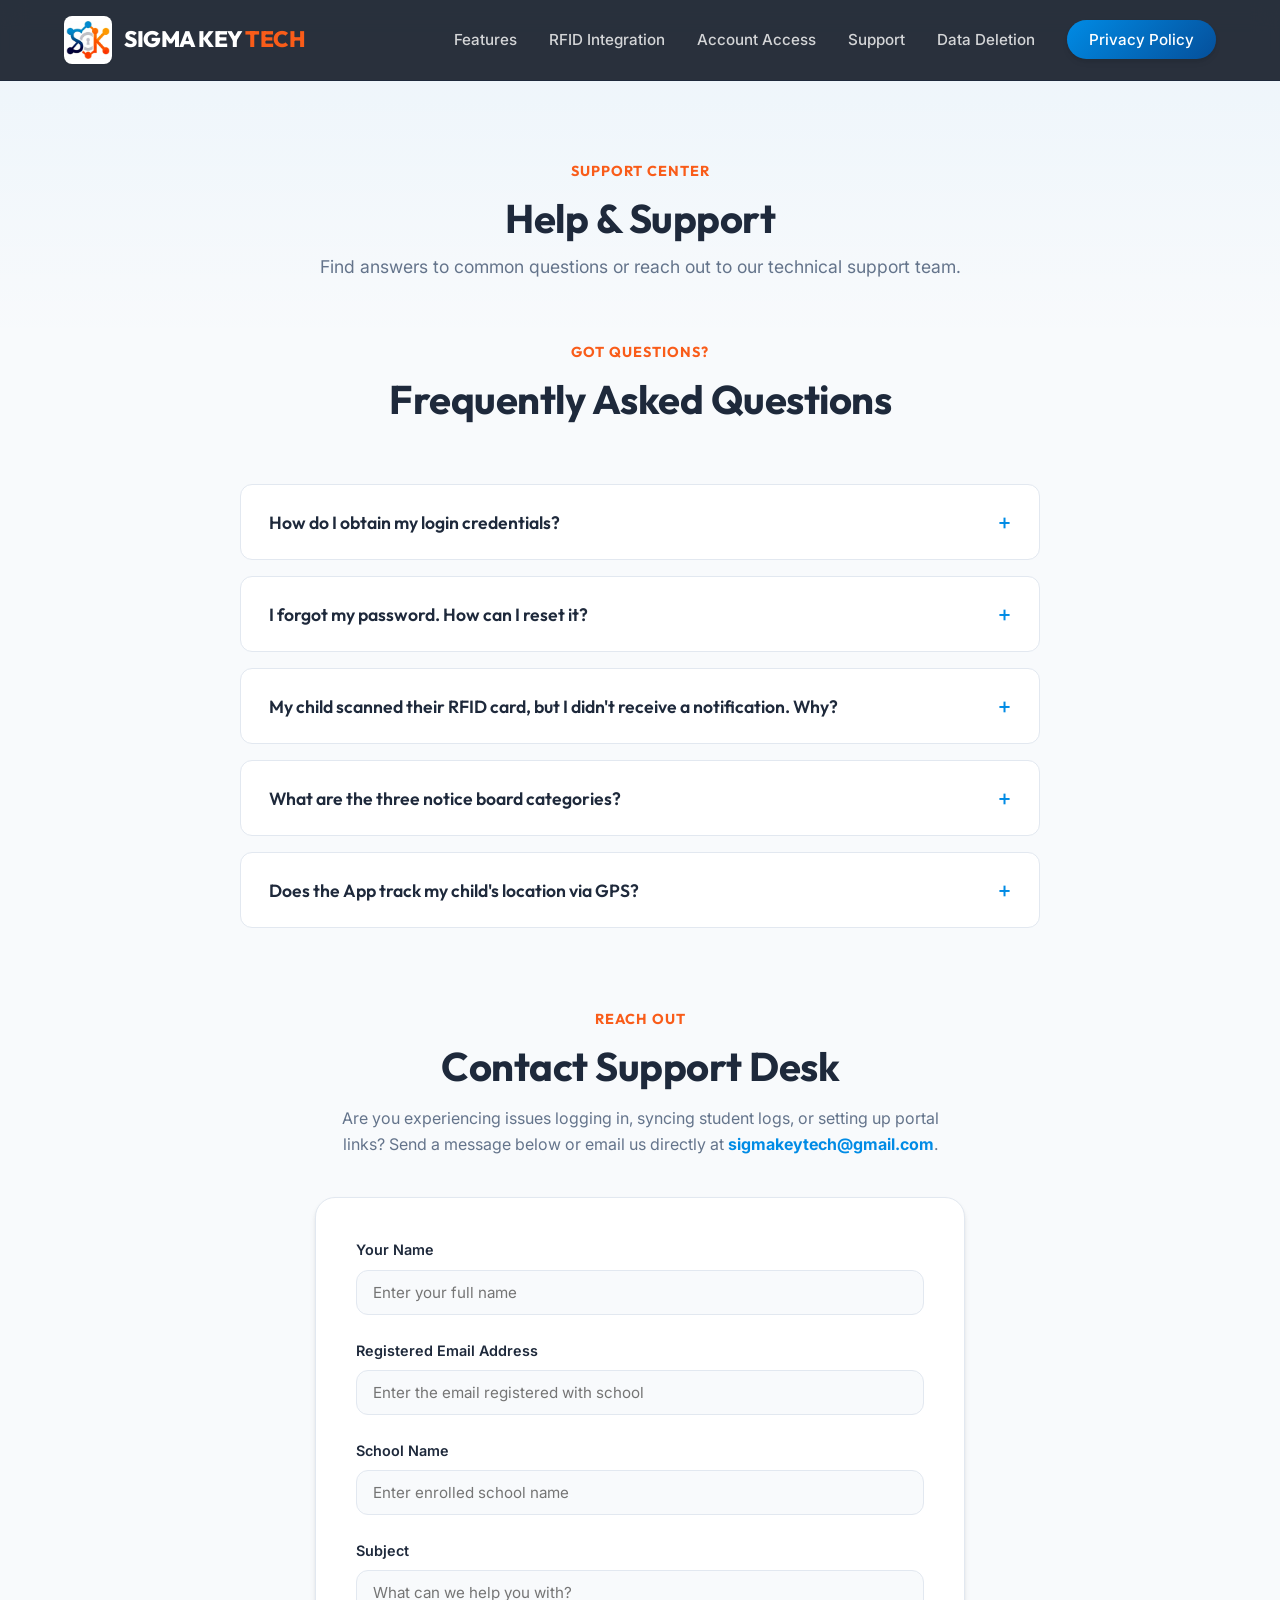
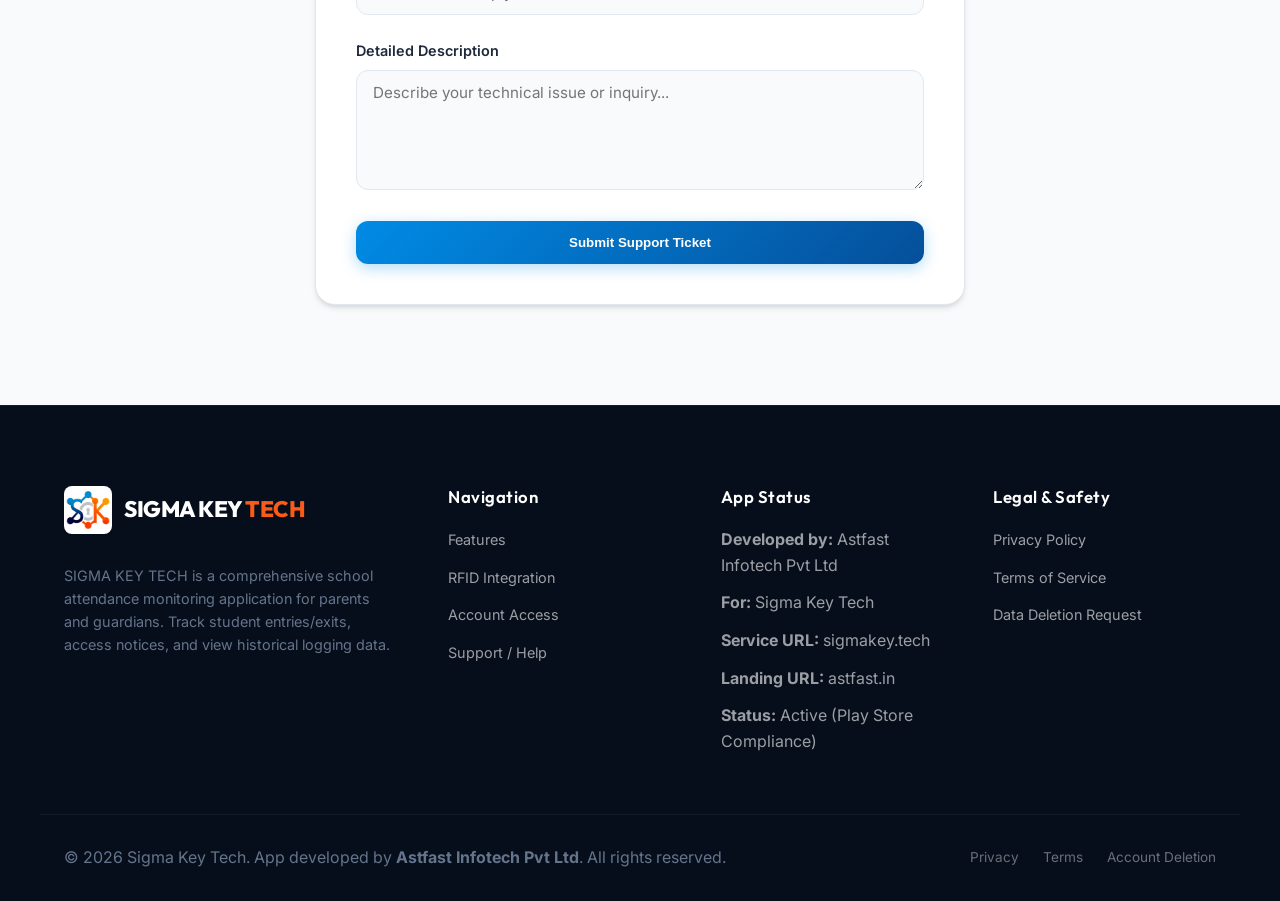
<file: support.html>
<!DOCTYPE html>
<html lang="en">
<head>
  <meta charset="UTF-8">
  <meta name="viewport" content="width=device-width, initial-scale=1.0">
  <title>Developer Support & Help - SIGMA KEY TECH</title>
  <meta name="description" content="Get technical support, read setup FAQs, and contact developers for the SIGMA KEY TECH student monitoring application.">
  <!-- CSS -->
  <link rel="stylesheet" href="assets/css/style.css">
</head>
<body>

  <!-- Header -->
  <header id="header" class="header-dark">
    <div class="container nav-container">
      <a href="index.html" class="logo-wrapper">
        <img src="assets/images/logo.jpg" alt="SIGMA KEY TECH Logo" class="logo-img">
        <span class="logo-text logo-text-dark" style="color: #fff;">SIGMA KEY<span> TECH</span></span>
      </a>
      
      <button class="mobile-nav-toggle" id="menuToggle" aria-label="Toggle Navigation">
        <span></span>
        <span></span>
        <span></span>
      </button>

      <nav id="navMenu" class="nav-dark">
        <ul>
          <li><a href="index.html#features">Features</a></li>
          <li><a href="index.html#integration">RFID Integration</a></li>
          <li><a href="index.html#access">Account Access</a></li>
          <li><a href="support.html">Support</a></li>
          <li><a href="delete-account.html">Data Deletion</a></li>
          <li><a href="privacy.html" class="nav-btn">Privacy Policy</a></li>
        </ul>
      </nav>
    </div>
  </header>

  <!-- Page Header -->
  <section class="page-header">
    <div class="container">
      <span class="section-subtitle">Support Center</span>
      <h1 class="section-title">Help & Support</h1>
      <p style="margin-top: 10px; font-size: 1.1rem; color: var(--color-text-muted);">Find answers to common questions or reach out to our technical support team.</p>
    </div>
  </section>

  <!-- Main Content -->
  <section class="page-content-wrapper">
    <div class="container">
      
      <!-- FAQ Accordion -->
      <div style="margin-bottom: 80px;">
        <div class="section-title-wrapper">
          <span class="section-subtitle">Got Questions?</span>
          <h2 class="section-title">Frequently Asked Questions</h2>
        </div>
        
        <div class="faq-list">
          <!-- FAQ 1 -->
          <div class="faq-item">
            <button class="faq-question">How do I obtain my login credentials?</button>
            <div class="faq-answer">
              <div class="faq-answer-inner">
                Parents cannot register accounts directly. Your child's school administration registers your email address in their database at <strong>sigmakey.tech</strong>. You will be provided with a default password for your first login. For security, please update this password inside the mobile app immediately after logging in.
              </div>
            </div>
          </div>
          
          <!-- FAQ 2 -->
          <div class="faq-item">
            <button class="faq-question">I forgot my password. How can I reset it?</button>
            <div class="faq-answer">
              <div class="faq-answer-inner">
                You can trigger a password reset request directly from the login screen of the SIGMA KEY TECH mobile app. A verification email will be sent to your registered address to guide you. Alternatively, you can contact your school's IT support desk to request a temporary login reset through the school portal dashboard.
              </div>
            </div>
          </div>

          <!-- FAQ 3 -->
          <div class="faq-item">
            <button class="faq-question">My child scanned their RFID card, but I didn't receive a notification. Why?</button>
            <div class="faq-answer">
              <div class="faq-answer-inner">
                The App relies on immediate data synchronization between school gates and the backend server at <strong>sigmakey.tech</strong>. If notification delays occur, it is usually due to temporary school network internet connectivity issues or your mobile data connection. Open the app to view the active logs manually, which will fetch the latest database updates directly.
              </div>
            </div>
          </div>

          <!-- FAQ 4 -->
          <div class="faq-item">
            <button class="faq-question">What are the three notice board categories?</button>
            <div class="faq-answer">
              <div class="faq-answer-inner">
                School bulletins are structured visually into:
                <ul>
                  <li><strong>Academic:</strong> Homework bulletins, exam timetables, report cards.</li>
                  <li><strong>Events:</strong> Sports days, holiday notices, parent-teacher meetings.</li>
                  <li><strong>Emergency:</strong> Unplanned school closures, urgent weather warnings, or security alerts.</li>
                </ul>
              </div>
            </div>
          </div>

          <!-- FAQ 5 -->
          <div class="faq-item">
            <button class="faq-question">Does the App track my child's location via GPS?</button>
            <div class="faq-answer">
              <div class="faq-answer-inner">
                No. The SIGMA KEY TECH app does not use background GPS tracking or geographical tracking on your child's phone. It operates strictly through physical RFID readers located at school entry and exit points. This guarantees high battery efficiency and robust privacy for both students and teachers.
              </div>
            </div>
          </div>
        </div>
      </div>

      <!-- Contact Support Form -->
      <div>
        <div class="section-title-wrapper" style="margin-bottom: 40px;">
          <span class="section-subtitle">Reach Out</span>
          <h2 class="section-title">Contact Support Desk</h2>
          <p class="section-desc">Are you experiencing issues logging in, syncing student logs, or setting up portal links? Send a message below or email us directly at <a href="mailto:sigmakeytech@gmail.com"><strong>sigmakeytech@gmail.com</strong></a>.</p>
        </div>

        <div class="form-card">
          <form id="contactForm">
            <div class="form-group">
              <label for="name">Your Name</label>
              <input type="text" id="name" class="form-control" placeholder="Enter your full name" required>
            </div>
            
            <div class="form-group">
              <label for="email">Registered Email Address</label>
              <input type="email" id="email" class="form-control" placeholder="Enter the email registered with school" required>
            </div>

            <div class="form-group">
              <label for="school">School Name</label>
              <input type="text" id="school" class="form-control" placeholder="Enter enrolled school name" required>
            </div>

            <div class="form-group">
              <label for="subject">Subject</label>
              <input type="text" id="subject" class="form-control" placeholder="What can we help you with?" required>
            </div>

            <div class="form-group">
              <label for="message">Detailed Description</label>
              <textarea id="message" class="form-control" placeholder="Describe your technical issue or inquiry..." required></textarea>
            </div>

            <button type="submit" class="btn btn-primary" style="width: 100%;">Submit Support Ticket</button>
          </form>
        </div>
      </div>

    </div>
  </section>

  <!-- Success Modal -->
  <div class="modal" id="successModal">
    <div class="modal-content">
      <div class="modal-icon">✓</div>
      <h3>Support Ticket Submitted</h3>
      <p>Thank you! Your inquiry has been forwarded to the <strong>Sigma Key Tech</strong> support team at <strong>Astfast Infotech Pvt Ltd</strong>. We will review your query and respond to your registered email shortly.</p>
      <button class="btn btn-primary" id="closeModalBtn" style="width: 100%;">Close</button>
    </div>
  </div>

  <!-- Footer -->
  <footer>
    <div class="container footer-grid">
      <div class="footer-col">
        <a href="index.html" class="logo-wrapper" style="margin-bottom: 10px;">
          <img src="assets/images/logo.jpg" alt="SIGMA KEY TECH Logo" class="logo-img" style="background: #fff; padding: 2px;">
          <span class="logo-text logo-text-dark" style="color: #fff;">SIGMA KEY<span> TECH</span></span>
        </a>
        <p class="footer-desc">SIGMA KEY TECH is a comprehensive school attendance monitoring application for parents and guardians. Track student entries/exits, access notices, and view historical logging data.</p>
      </div>
      <div class="footer-col">
        <h4>Navigation</h4>
        <ul>
          <li><a href="index.html#features">Features</a></li>
          <li><a href="index.html#integration">RFID Integration</a></li>
          <li><a href="index.html#access">Account Access</a></li>
          <li><a href="support.html">Support / Help</a></li>
        </ul>
      </div>
      <div class="footer-col">
        <h4>App Status</h4>
        <ul>
          <li><strong>Developed by:</strong> Astfast Infotech Pvt Ltd</li>
          <li><strong>For:</strong> Sigma Key Tech</li>
          <li><strong>Service URL:</strong> sigmakey.tech</li>
          <li><strong>Landing URL:</strong> astfast.in</li>
          <li><strong>Status:</strong> Active (Play Store Compliance)</li>
        </ul>
      </div>
      <div class="footer-col">
        <h4>Legal & Safety</h4>
        <ul>
          <li><a href="privacy.html">Privacy Policy</a></li>
          <li><a href="terms.html">Terms of Service</a></li>
          <li><a href="delete-account.html">Data Deletion Request</a></li>
        </ul>
      </div>
    </div>
    
    <div class="container footer-bottom">
      <p>&copy; 2026 Sigma Key Tech. App developed by <strong>Astfast Infotech Pvt Ltd</strong>. All rights reserved.</p>
      <div class="footer-legal-links">
        <a href="privacy.html">Privacy</a>
        <a href="terms.html">Terms</a>
        <a href="delete-account.html">Account Deletion</a>
      </div>
    </div>
  </footer>

  <!-- Scripts -->
  <script src="assets/js/main.js"></script>
</body>
</html>
</file>
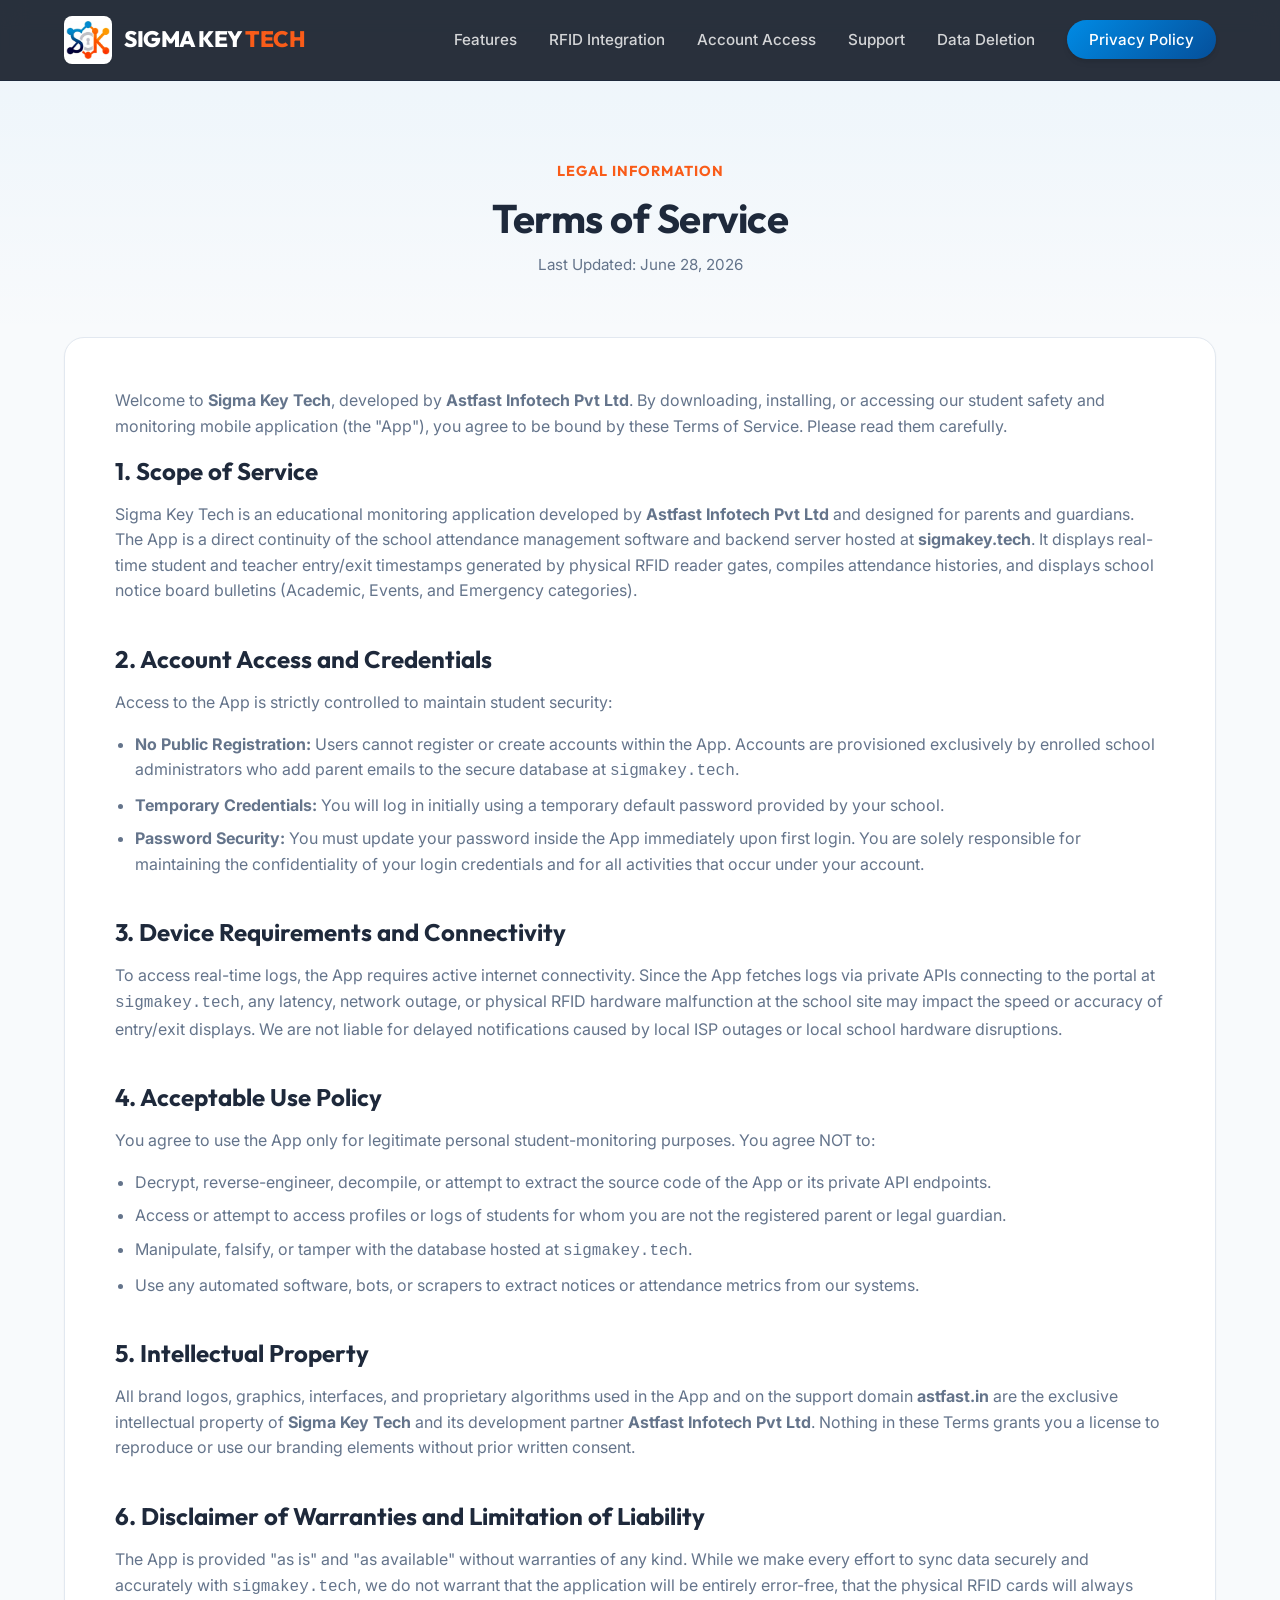
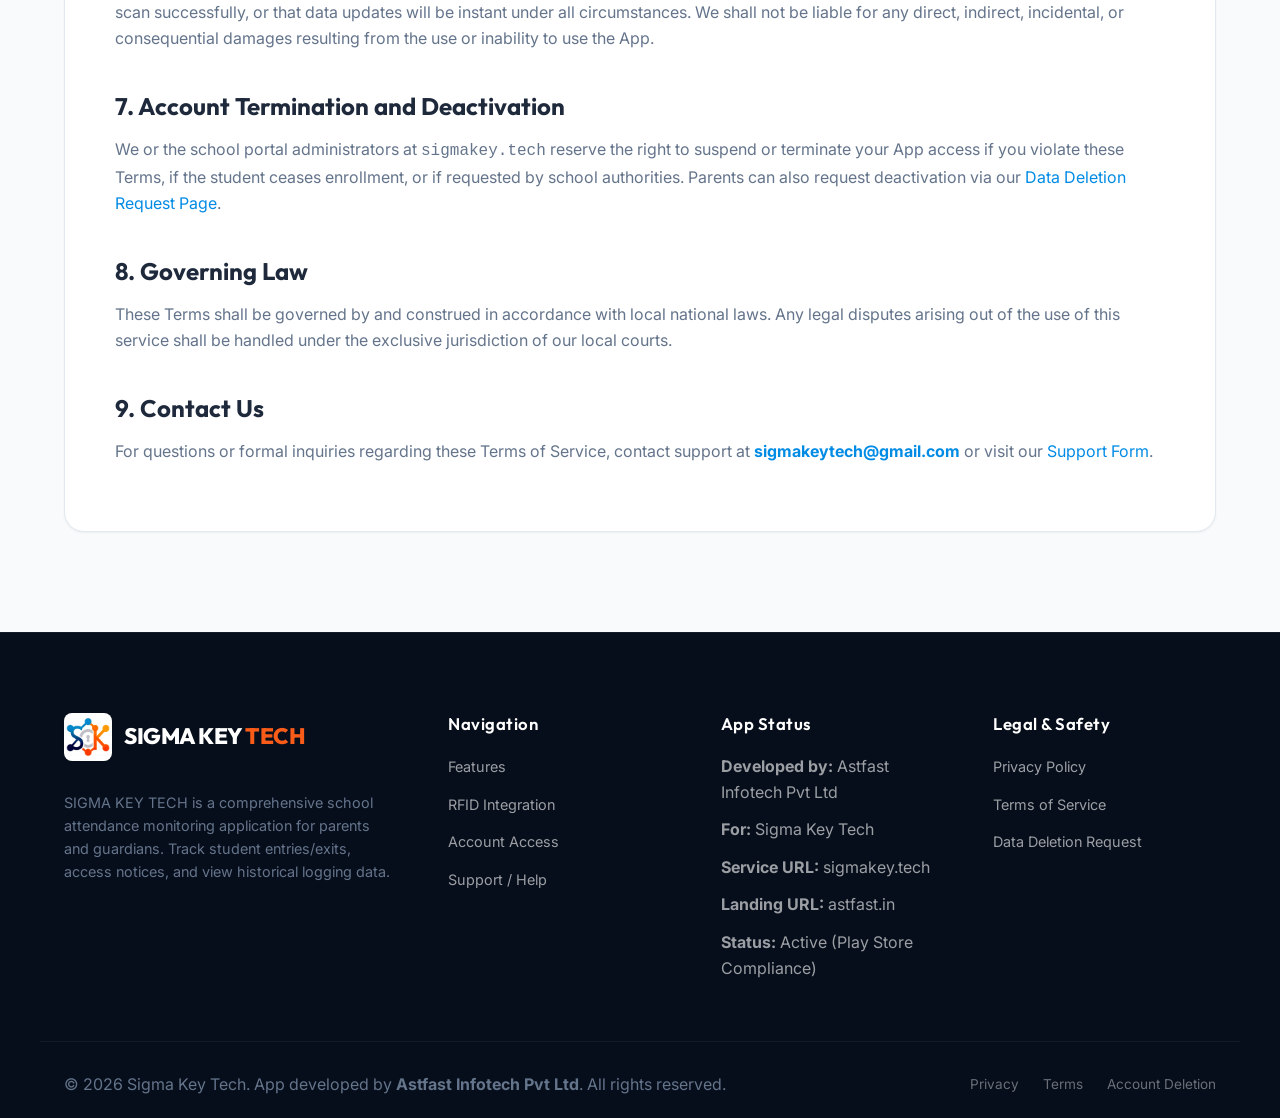
<file: terms.html>
<!DOCTYPE html>
<html lang="en">
<head>
  <meta charset="UTF-8">
  <meta name="viewport" content="width=device-width, initial-scale=1.0">
  <title>Terms of Service - SIGMA KEY TECH</title>
  <meta name="description" content="Terms of Service for SIGMA KEY TECH mobile app. Understand the terms, conditions, and guidelines governing app access and RFID monitoring.">
  <!-- CSS -->
  <link rel="stylesheet" href="assets/css/style.css">
</head>
<body>

  <!-- Header -->
  <header id="header" class="header-dark">
    <div class="container nav-container">
      <a href="index.html" class="logo-wrapper">
        <img src="assets/images/logo.jpg" alt="SIGMA KEY TECH Logo" class="logo-img">
        <span class="logo-text logo-text-dark" style="color: #fff;">SIGMA KEY<span> TECH</span></span>
      </a>
      
      <button class="mobile-nav-toggle" id="menuToggle" aria-label="Toggle Navigation">
        <span></span>
        <span></span>
        <span></span>
      </button>

      <nav id="navMenu" class="nav-dark">
        <ul>
          <li><a href="index.html#features">Features</a></li>
          <li><a href="index.html#integration">RFID Integration</a></li>
          <li><a href="index.html#access">Account Access</a></li>
          <li><a href="support.html">Support</a></li>
          <li><a href="delete-account.html">Data Deletion</a></li>
          <li><a href="privacy.html" class="nav-btn">Privacy Policy</a></li>
        </ul>
      </nav>
    </div>
  </header>

  <!-- Page Header -->
  <section class="page-header">
    <div class="container">
      <span class="section-subtitle">Legal Information</span>
      <h1 class="section-title">Terms of Service</h1>
      <p style="margin-top: 10px; font-size: 0.95rem; color: var(--color-text-muted);">Last Updated: June 28, 2026</p>
    </div>
  </section>

  <!-- Main Content -->
  <section class="page-content-wrapper">
    <div class="container">
      <div class="legal-content">
        <p>Welcome to <strong>Sigma Key Tech</strong>, developed by <strong>Astfast Infotech Pvt Ltd</strong>. By downloading, installing, or accessing our student safety and monitoring mobile application (the &quot;App&quot;), you agree to be bound by these Terms of Service. Please read them carefully.</p>
        
        <h2>1. Scope of Service</h2>
        <p>Sigma Key Tech is an educational monitoring application developed by <strong>Astfast Infotech Pvt Ltd</strong> and designed for parents and guardians. The App is a direct continuity of the school attendance management software and backend server hosted at <strong>sigmakey.tech</strong>. It displays real-time student and teacher entry/exit timestamps generated by physical RFID reader gates, compiles attendance histories, and displays school notice board bulletins (Academic, Events, and Emergency categories).</p>

        <h2>2. Account Access and Credentials</h2>
        <p>Access to the App is strictly controlled to maintain student security:</p>
        <ul>
          <li><strong>No Public Registration:</strong> Users cannot register or create accounts within the App. Accounts are provisioned exclusively by enrolled school administrators who add parent emails to the secure database at <code>sigmakey.tech</code>.</li>
          <li><strong>Temporary Credentials:</strong> You will log in initially using a temporary default password provided by your school.</li>
          <li><strong>Password Security:</strong> You must update your password inside the App immediately upon first login. You are solely responsible for maintaining the confidentiality of your login credentials and for all activities that occur under your account.</li>
        </ul>

        <h2>3. Device Requirements and Connectivity</h2>
        <p>To access real-time logs, the App requires active internet connectivity. Since the App fetches logs via private APIs connecting to the portal at <code>sigmakey.tech</code>, any latency, network outage, or physical RFID hardware malfunction at the school site may impact the speed or accuracy of entry/exit displays. We are not liable for delayed notifications caused by local ISP outages or local school hardware disruptions.</p>

        <h2>4. Acceptable Use Policy</h2>
        <p>You agree to use the App only for legitimate personal student-monitoring purposes. You agree NOT to:</p>
        <ul>
          <li>Decrypt, reverse-engineer, decompile, or attempt to extract the source code of the App or its private API endpoints.</li>
          <li>Access or attempt to access profiles or logs of students for whom you are not the registered parent or legal guardian.</li>
          <li>Manipulate, falsify, or tamper with the database hosted at <code>sigmakey.tech</code>.</li>
          <li>Use any automated software, bots, or scrapers to extract notices or attendance metrics from our systems.</li>
        </ul>

        <h2>5. Intellectual Property</h2>
        <p>All brand logos, graphics, interfaces, and proprietary algorithms used in the App and on the support domain <strong>astfast.in</strong> are the exclusive intellectual property of <strong>Sigma Key Tech</strong> and its development partner <strong>Astfast Infotech Pvt Ltd</strong>. Nothing in these Terms grants you a license to reproduce or use our branding elements without prior written consent.</p>

        <h2>6. Disclaimer of Warranties and Limitation of Liability</h2>
        <p>The App is provided &quot;as is&quot; and &quot;as available&quot; without warranties of any kind. While we make every effort to sync data securely and accurately with <code>sigmakey.tech</code>, we do not warrant that the application will be entirely error-free, that the physical RFID cards will always scan successfully, or that data updates will be instant under all circumstances. We shall not be liable for any direct, indirect, incidental, or consequential damages resulting from the use or inability to use the App.</p>

        <h2>7. Account Termination and Deactivation</h2>
        <p>We or the school portal administrators at <code>sigmakey.tech</code> reserve the right to suspend or terminate your App access if you violate these Terms, if the student ceases enrollment, or if requested by school authorities. Parents can also request deactivation via our <a href="delete-account.html">Data Deletion Request Page</a>.</p>

        <h2>8. Governing Law</h2>
        <p>These Terms shall be governed by and construed in accordance with local national laws. Any legal disputes arising out of the use of this service shall be handled under the exclusive jurisdiction of our local courts.</p>

        <h2>9. Contact Us</h2>
        <p>For questions or formal inquiries regarding these Terms of Service, contact support at <strong><a href="mailto:sigmakeytech@gmail.com">sigmakeytech@gmail.com</a></strong> or visit our <a href="support.html">Support Form</a>.</p>
      </div>
    </div>
  </section>

  <!-- Footer -->
  <footer>
    <div class="container footer-grid">
      <div class="footer-col">
        <a href="index.html" class="logo-wrapper" style="margin-bottom: 10px;">
          <img src="assets/images/logo.jpg" alt="SIGMA KEY TECH Logo" class="logo-img" style="background: #fff; padding: 2px;">
          <span class="logo-text logo-text-dark" style="color: #fff;">SIGMA KEY<span> TECH</span></span>
        </a>
        <p class="footer-desc">SIGMA KEY TECH is a comprehensive school attendance monitoring application for parents and guardians. Track student entries/exits, access notices, and view historical logging data.</p>
      </div>
      <div class="footer-col">
        <h4>Navigation</h4>
        <ul>
          <li><a href="index.html#features">Features</a></li>
          <li><a href="index.html#integration">RFID Integration</a></li>
          <li><a href="index.html#access">Account Access</a></li>
          <li><a href="support.html">Support / Help</a></li>
        </ul>
      </div>
      <div class="footer-col">
        <h4>App Status</h4>
        <ul>
          <li><strong>Developed by:</strong> Astfast Infotech Pvt Ltd</li>
          <li><strong>For:</strong> Sigma Key Tech</li>
          <li><strong>Service URL:</strong> sigmakey.tech</li>
          <li><strong>Landing URL:</strong> astfast.in</li>
          <li><strong>Status:</strong> Active (Play Store Compliance)</li>
        </ul>
      </div>
      <div class="footer-col">
        <h4>Legal & Safety</h4>
        <ul>
          <li><a href="privacy.html">Privacy Policy</a></li>
          <li><a href="terms.html">Terms of Service</a></li>
          <li><a href="delete-account.html">Data Deletion Request</a></li>
        </ul>
      </div>
    </div>
    
    <div class="container footer-bottom">
      <p>&copy; 2026 Sigma Key Tech. App developed by <strong>Astfast Infotech Pvt Ltd</strong>. All rights reserved.</p>
      <div class="footer-legal-links">
        <a href="privacy.html">Privacy</a>
        <a href="terms.html">Terms</a>
        <a href="delete-account.html">Account Deletion</a>
      </div>
    </div>
  </footer>

  <!-- Scripts -->
  <script src="assets/js/main.js"></script>
</body>
</html>
</file>
<file: assets/css/style.css>
/* 
   SIGMA KEY TECH - Premium Stylesheet
   Color Palette:
   - Primary Blue: #008be5 / #054f9a
   - Accent Orange: #f95c19 / #d43b00
   - Dark Indigo: #070e1b / #0d1b2a
   - Grey / White: #f8f9fa / #e9ecef
*/

@import url('https://fonts.googleapis.com/css2?family=Inter:wght@300;400;500;600;700&family=Outfit:wght@400;500;600;700;800&display=swap');

:root {
  --color-primary: #008be5;
  --color-primary-dark: #054f9a;
  --color-primary-rgb: 0, 139, 229;
  --color-accent: #f95c19;
  --color-accent-dark: #d43b00;
  --color-bg-dark: #070e1b;
  --color-bg-card-dark: #0f1c30;
  --color-text-dark: #f8f9fa;
  --color-bg-light: #f8fafc;
  --color-bg-card-light: #ffffff;
  --color-text-light: #1e293b;
  --color-text-muted: #64748b;
  --color-border-light: #e2e8f0;
  --color-border-dark: #1e293b;
  
  --font-heading: 'Outfit', sans-serif;
  --font-body: 'Inter', sans-serif;
  
  --shadow-sm: 0 1px 2px 0 rgb(0 0 0 / 0.05);
  --shadow-md: 0 4px 6px -1px rgb(0 0 0 / 0.1), 0 2px 4px -2px rgb(0 0 0 / 0.1);
  --shadow-lg: 0 10px 15px -3px rgb(0 0 0 / 0.1), 0 4px 6px -4px rgb(0 0 0 / 0.1);
  --shadow-xl: 0 20px 25px -5px rgb(0 0 0 / 0.1), 0 8px 10px -6px rgb(0 0 0 / 0.1);
  
  --transition-fast: 0.2s cubic-bezier(0.4, 0, 0.2, 1);
  --transition-normal: 0.3s cubic-bezier(0.4, 0, 0.2, 1);
  
  --border-radius-sm: 8px;
  --border-radius-md: 12px;
  --border-radius-lg: 20px;
  --border-radius-xl: 30px;
}

/* Base Reset */
*, *::before, *::after {
  box-sizing: border-box;
  margin: 0;
  padding: 0;
}

html {
  scroll-behavior: smooth;
  font-size: 16px;
}

body {
  font-family: var(--font-body);
  color: var(--color-text-light);
  background-color: var(--color-bg-light);
  line-height: 1.6;
  overflow-x: hidden;
}

/* Custom Scrollbar */
::-webkit-scrollbar {
  width: 10px;
}

::-webkit-scrollbar-track {
  background: var(--color-bg-light);
}

::-webkit-scrollbar-thumb {
  background: #cbd5e1;
  border-radius: 5px;
}

::-webkit-scrollbar-thumb:hover {
  background: #94a3b8;
}

/* Dark Theme overrides for specific sections */
.theme-dark-section {
  background-color: var(--color-bg-dark);
  color: var(--color-text-dark);
}

/* Typography */
h1, h2, h3, h4, h5, h6 {
  font-family: var(--font-heading);
  font-weight: 700;
  line-height: 1.25;
}

h1 { font-size: 3rem; }
h2 { font-size: 2.25rem; }
h3 { font-size: 1.5rem; }

p {
  font-size: 1rem;
  color: var(--color-text-muted);
}

a {
  text-decoration: none;
  color: var(--color-primary);
  transition: var(--transition-fast);
}

a:hover {
  color: var(--color-primary-dark);
}

/* Core Layout Containers */
.container {
  width: 100%;
  max-width: 1200px;
  margin: 0 auto;
  padding: 0 24px;
}

.section-padding {
  padding: 100px 0;
}

/* Header & Navigation */
header {
  position: fixed;
  top: 0;
  left: 0;
  right: 0;
  background: rgba(255, 255, 255, 0.85);
  backdrop-filter: blur(12px);
  -webkit-backdrop-filter: blur(12px);
  border-bottom: 1px solid var(--color-border-light);
  z-index: 1000;
  transition: var(--transition-fast);
}

.header-dark {
  background: rgba(7, 14, 27, 0.85);
  border-bottom: 1px solid var(--color-border-dark);
}

.nav-container {
  display: flex;
  justify-content: space-between;
  align-items: center;
  height: 80px;
}

.logo-wrapper {
  display: flex;
  align-items: center;
  gap: 12px;
}

.logo-img {
  height: 48px;
  width: 48px;
  object-fit: contain;
  border-radius: var(--border-radius-sm);
  background: #fff;
  padding: 2px;
  box-shadow: var(--shadow-sm);
}

.logo-text {
  font-family: var(--font-heading);
  font-weight: 800;
  font-size: 1.4rem;
  letter-spacing: -0.5px;
  color: var(--color-primary-dark);
}

.logo-text span {
  color: var(--color-accent);
}

.logo-text-dark {
  color: var(--color-text-dark);
}

nav ul {
  display: flex;
  list-style: none;
  gap: 32px;
  align-items: center;
}

nav ul li a {
  font-weight: 500;
  color: var(--color-text-light);
  font-size: 0.95rem;
}

.nav-dark ul li a {
  color: rgba(255, 255, 255, 0.8);
}

nav ul li a:hover,
.nav-dark ul li a:hover {
  color: var(--color-accent);
}

.nav-btn {
  background: linear-gradient(135deg, var(--color-primary), var(--color-primary-dark));
  color: #fff !important;
  padding: 10px 22px;
  border-radius: 50px;
  box-shadow: var(--shadow-md);
}

.nav-btn:hover {
  transform: translateY(-2px);
  box-shadow: var(--shadow-lg);
  color: #fff;
}

/* Mobile Menu Toggle */
.mobile-nav-toggle {
  display: none;
  background: none;
  border: none;
  cursor: pointer;
  padding: 8px;
}

.mobile-nav-toggle span {
  display: block;
  width: 25px;
  height: 3px;
  background-color: var(--color-text-light);
  margin: 5px 0;
  transition: var(--transition-normal);
  border-radius: 2px;
}

.header-dark .mobile-nav-toggle span {
  background-color: var(--color-text-dark);
}

.mobile-nav-toggle.active span:nth-child(1) {
  transform: rotate(-45deg) translate(-5px, 6px);
}

.mobile-nav-toggle.active span:nth-child(2) {
  opacity: 0;
}

.mobile-nav-toggle.active span:nth-child(3) {
  transform: rotate(45deg) translate(-5px, -6px);
}

/* Hero Section */
.hero {
  position: relative;
  background: radial-gradient(circle at 80% 20%, rgba(0, 139, 229, 0.15) 0%, transparent 50%),
              radial-gradient(circle at 10% 80%, rgba(249, 92, 25, 0.08) 0%, transparent 40%),
              var(--color-bg-light);
  min-height: 100vh;
  padding-top: 140px;
  display: flex;
  align-items: center;
  overflow: hidden;
}

.hero-grid {
  display: grid;
  grid-template-columns: 1.1fr 0.9fr;
  gap: 60px;
  align-items: center;
}

.hero-content {
  display: flex;
  flex-direction: column;
  gap: 24px;
  z-index: 10;
}

.badge {
  display: inline-flex;
  align-items: center;
  align-self: flex-start;
  background: rgba(0, 139, 229, 0.1);
  color: var(--color-primary-dark);
  font-family: var(--font-heading);
  font-weight: 600;
  font-size: 0.85rem;
  padding: 6px 16px;
  border-radius: 50px;
  border: 1px solid rgba(0, 139, 229, 0.2);
}

.hero-title {
  font-size: 3.5rem;
  line-height: 1.15;
  color: var(--color-text-light);
  letter-spacing: -1px;
}

.hero-title span {
  background: linear-gradient(135deg, var(--color-primary), var(--color-accent));
  -webkit-background-clip: text;
  -webkit-text-fill-color: transparent;
}

.hero-desc {
  font-size: 1.15rem;
  line-height: 1.7;
  max-width: 580px;
}

.hero-cta {
  display: flex;
  gap: 16px;
  margin-top: 12px;
}

.btn {
  display: inline-flex;
  align-items: center;
  justify-content: center;
  padding: 14px 28px;
  border-radius: var(--border-radius-md);
  font-weight: 600;
  transition: var(--transition-normal);
  cursor: pointer;
  border: none;
}

.btn-primary {
  background: linear-gradient(135deg, var(--color-primary), var(--color-primary-dark));
  color: #fff;
  box-shadow: 0 4px 15px rgba(0, 139, 229, 0.3);
}

.btn-primary:hover {
  transform: translateY(-2px);
  box-shadow: 0 8px 25px rgba(0, 139, 229, 0.45);
  color: #fff;
}

.btn-secondary {
  background: #fff;
  color: var(--color-text-light);
  border: 1px solid var(--color-border-light);
  box-shadow: var(--shadow-sm);
}

.btn-secondary:hover {
  background: var(--color-bg-light);
  transform: translateY(-2px);
  box-shadow: var(--shadow-md);
  color: var(--color-text-light);
}

/* App Mockup Graphic styling */
.hero-mockup {
  position: relative;
  display: flex;
  justify-content: center;
  align-items: center;
  width: 100%;
}

.phone-frame {
  position: relative;
  width: 320px;
  height: 640px;
  background: #0f172a;
  border: 10px solid #334155;
  border-radius: 40px;
  box-shadow: var(--shadow-xl), 0 0 40px rgba(0, 139, 229, 0.15);
  overflow: hidden;
  display: flex;
  flex-direction: column;
}

.phone-notch {
  position: absolute;
  top: 0;
  left: 50%;
  transform: translateX(-50%);
  width: 140px;
  height: 25px;
  background: #334155;
  border-bottom-left-radius: 18px;
  border-bottom-right-radius: 18px;
  z-index: 100;
}

.phone-screen {
  flex: 1;
  background: #070e1b;
  display: flex;
  flex-direction: column;
  padding: 35px 16px 16px 16px;
  font-family: var(--font-body);
  color: #fff;
  overflow-y: auto;
}

/* Mockup UI Inner Styling */
.mock-header {
  display: flex;
  justify-content: space-between;
  align-items: center;
  margin-bottom: 20px;
}

.mock-logo {
  height: 32px;
  width: 32px;
  border-radius: 6px;
  background: #fff;
}

.mock-profile {
  font-size: 0.75rem;
  opacity: 0.8;
  display: flex;
  align-items: center;
  gap: 6px;
}

.mock-avatar {
  width: 24px;
  height: 24px;
  border-radius: 50%;
  background: var(--color-accent);
}

.mock-card {
  background: rgba(255, 255, 255, 0.08);
  border: 1px solid rgba(255, 255, 255, 0.1);
  border-radius: var(--border-radius-md);
  padding: 14px;
  margin-bottom: 14px;
  backdrop-filter: blur(4px);
}

.mock-card-title {
  font-size: 0.8rem;
  font-weight: 600;
  text-transform: uppercase;
  letter-spacing: 0.5px;
  color: #94a3b8;
  margin-bottom: 8px;
}

.mock-status {
  display: flex;
  align-items: center;
  gap: 10px;
}

.mock-status-indicator {
  width: 10px;
  height: 10px;
  border-radius: 50%;
  background: #10b981;
  animation: pulse 2s infinite;
}

.mock-status-text {
  font-size: 1rem;
  font-weight: 700;
}

.mock-status-time {
  font-size: 0.75rem;
  color: #94a3b8;
  margin-left: auto;
}

.mock-history {
  display: flex;
  flex-direction: column;
  gap: 8px;
}

.mock-history-item {
  display: flex;
  justify-content: space-between;
  font-size: 0.75rem;
  border-bottom: 1px solid rgba(255, 255, 255, 0.05);
  padding-bottom: 6px;
}

.mock-history-item:last-child {
  border-bottom: none;
  padding-bottom: 0;
}

.mock-notice {
  padding: 10px;
  border-radius: 8px;
  font-size: 0.75rem;
  margin-bottom: 8px;
}

.mock-notice-academic {
  background: rgba(0, 139, 229, 0.15);
  border-left: 3px solid var(--color-primary);
}

.mock-notice-event {
  background: rgba(16, 185, 129, 0.15);
  border-left: 3px solid #10b981;
}

.mock-notice-emergency {
  background: rgba(239, 68, 68, 0.15);
  border-left: 3px solid #ef4444;
  animation: border-flash 1.5s infinite alternate;
}

.mock-notice-title {
  font-weight: 700;
  margin-bottom: 2px;
}

@keyframes pulse {
  0% { transform: scale(0.95); box-shadow: 0 0 0 0 rgba(16, 185, 129, 0.7); }
  70% { transform: scale(1); box-shadow: 0 0 0 6px rgba(16, 185, 129, 0); }
  100% { transform: scale(0.95); box-shadow: 0 0 0 0 rgba(16, 185, 129, 0); }
}

@keyframes border-flash {
  from { border-left-color: #ef4444; }
  to { border-left-color: #ff8888; }
}

/* Features Grid Section */
.section-title-wrapper {
  text-align: center;
  margin-bottom: 60px;
}

.section-subtitle {
  color: var(--color-accent);
  font-family: var(--font-heading);
  font-weight: 700;
  text-transform: uppercase;
  font-size: 0.9rem;
  letter-spacing: 1px;
  margin-bottom: 10px;
  display: block;
}

.section-title {
  color: var(--color-text-light);
  font-size: 2.5rem;
  letter-spacing: -0.5px;
}

.section-title-white {
  color: #fff;
}

.section-desc {
  max-width: 600px;
  margin: 15px auto 0 auto;
}

.features-grid {
  display: grid;
  grid-template-columns: repeat(auto-fit, minmax(280px, 1fr));
  gap: 30px;
}

.feature-card {
  background: var(--color-bg-card-light);
  border: 1px solid var(--color-border-light);
  border-radius: var(--border-radius-lg);
  padding: 40px 30px;
  transition: var(--transition-normal);
  box-shadow: var(--shadow-sm);
  display: flex;
  flex-direction: column;
  gap: 20px;
}

.feature-card:hover {
  transform: translateY(-8px);
  box-shadow: var(--shadow-xl);
  border-color: rgba(0, 139, 229, 0.2);
}

.feature-icon-box {
  display: inline-flex;
  align-items: center;
  justify-content: center;
  width: 64px;
  height: 64px;
  border-radius: var(--border-radius-md);
  background: rgba(0, 139, 229, 0.08);
  color: var(--color-primary);
  font-size: 1.75rem;
}

.feature-card:nth-child(2) .feature-icon-box {
  background: rgba(249, 92, 25, 0.08);
  color: var(--color-accent);
}

.feature-card:nth-child(3) .feature-icon-box {
  background: rgba(16, 185, 129, 0.08);
  color: #10b981;
}

.feature-card h3 {
  color: var(--color-text-light);
  font-size: 1.35rem;
}

/* System Integration (Portal Sync) Section */
.integration {
  background: radial-gradient(circle at 10% 20%, rgba(5, 79, 154, 0.95), rgba(7, 14, 27, 0.99));
  color: #fff;
  overflow: hidden;
}

.integration-grid {
  display: grid;
  grid-template-columns: 1fr 1fr;
  gap: 80px;
  align-items: center;
}

.integration-content {
  display: flex;
  flex-direction: column;
  gap: 24px;
}

.integration-content p {
  color: #94a3b8;
}

.integration-visual {
  position: relative;
  display: flex;
  justify-content: center;
  align-items: center;
  height: 400px;
}

/* RFID Portal Connection Animation */
.network-container {
  position: relative;
  width: 100%;
  max-width: 380px;
  height: 300px;
  display: flex;
  justify-content: space-between;
  align-items: center;
}

.network-node {
  width: 90px;
  height: 90px;
  border-radius: 50%;
  background: rgba(255, 255, 255, 0.05);
  border: 1px solid rgba(255, 255, 255, 0.15);
  display: flex;
  flex-direction: column;
  justify-content: center;
  align-items: center;
  z-index: 5;
  backdrop-filter: blur(8px);
  -webkit-backdrop-filter: blur(8px);
  box-shadow: var(--shadow-lg);
  font-size: 0.7rem;
  font-weight: 600;
  text-align: center;
  color: #e2e8f0;
}

.node-rfid { border-color: rgba(249, 92, 25, 0.4); }
.node-server { border-color: rgba(0, 139, 229, 0.4); }
.node-app { border-color: rgba(16, 185, 129, 0.4); }

.node-icon {
  font-size: 1.5rem;
  margin-bottom: 4px;
}

.node-rfid .node-icon { color: var(--color-accent); }
.node-server .node-icon { color: var(--color-primary); }
.node-app .node-icon { color: #10b981; }

.network-line {
  position: absolute;
  top: 50%;
  height: 2px;
  background: linear-gradient(90deg, rgba(249, 92, 25, 0.2), rgba(0, 139, 229, 0.8), rgba(16, 185, 129, 0.2));
  z-index: 1;
}

.line-1-2 {
  left: 45px;
  width: calc(50% - 45px);
}

.line-2-3 {
  right: 45px;
  width: calc(50% - 45px);
}

.network-signal {
  position: absolute;
  width: 10px;
  height: 10px;
  background: var(--color-accent);
  border-radius: 50%;
  top: -4px;
  box-shadow: 0 0 10px var(--color-accent);
}

.signal-forward {
  animation: move-signal 3s infinite linear;
}

.signal-backward {
  background: #10b981;
  box-shadow: 0 0 10px #10b981;
  top: -4px;
  animation: move-signal-back 3s infinite linear;
}

@keyframes move-signal {
  0% { left: 0%; opacity: 0; }
  10% { opacity: 1; }
  90% { opacity: 1; }
  100% { left: 100%; opacity: 0; }
}

@keyframes move-signal-back {
  0% { right: 0%; opacity: 0; }
  10% { opacity: 1; }
  90% { opacity: 1; }
  100% { right: 100%; opacity: 0; }
}

.domain-pill {
  background: rgba(255, 255, 255, 0.08);
  border: 1px solid rgba(255, 255, 255, 0.1);
  padding: 6px 14px;
  border-radius: 50px;
  font-family: monospace;
  font-size: 0.85rem;
  color: #cbd5e1;
  display: inline-flex;
  align-self: flex-start;
  margin-top: 10px;
}

/* Instruction Step Guide styling */
.guide-grid {
  display: grid;
  grid-template-columns: repeat(3, 1fr);
  gap: 40px;
  margin-top: 50px;
}

.guide-step {
  background: var(--color-bg-card-light);
  border: 1px solid var(--color-border-light);
  padding: 40px 30px;
  border-radius: var(--border-radius-lg);
  position: relative;
  transition: var(--transition-normal);
}

.guide-step:hover {
  transform: translateY(-5px);
  box-shadow: var(--shadow-lg);
}

.step-num {
  position: absolute;
  top: -24px;
  left: 30px;
  width: 48px;
  height: 48px;
  border-radius: 50%;
  background: linear-gradient(135deg, var(--color-primary), var(--color-primary-dark));
  color: #fff;
  display: flex;
  align-items: center;
  justify-content: center;
  font-family: var(--font-heading);
  font-weight: 700;
  font-size: 1.25rem;
  box-shadow: 0 4px 10px rgba(0, 139, 229, 0.2);
}

.guide-step h3 {
  margin-top: 10px;
  margin-bottom: 12px;
  color: var(--color-text-light);
}

/* General Page Layouts (Privacy, Terms, Support, Deletion) */
.page-header {
  padding-top: 160px;
  padding-bottom: 60px;
  background: linear-gradient(180deg, rgba(0, 139, 229, 0.05) 0%, transparent 100%);
  text-align: center;
}

.page-content-wrapper {
  padding-bottom: 100px;
}

.legal-content {
  background: #fff;
  border: 1px solid var(--color-border-light);
  padding: 50px;
  border-radius: var(--border-radius-lg);
  box-shadow: var(--shadow-sm);
}

.legal-content h2 {
  font-size: 1.5rem;
  margin-top: 40px;
  margin-bottom: 16px;
  color: var(--color-text-light);
}

.legal-content h2:first-of-type {
  margin-top: 0;
}

.legal-content h3 {
  font-size: 1.2rem;
  margin-top: 24px;
  margin-bottom: 12px;
  color: var(--color-text-light);
}

.legal-content p {
  margin-bottom: 16px;
  font-size: 1rem;
}

.legal-content ul {
  margin-bottom: 24px;
  padding-left: 20px;
}

.legal-content ul li {
  margin-bottom: 8px;
  color: var(--color-text-muted);
}

/* Forms layout */
.form-card {
  max-width: 650px;
  margin: 0 auto;
  background: #fff;
  border: 1px solid var(--color-border-light);
  padding: 40px;
  border-radius: var(--border-radius-lg);
  box-shadow: var(--shadow-md);
}

.form-group {
  margin-bottom: 24px;
}

.form-group label {
  display: block;
  font-weight: 600;
  font-size: 0.9rem;
  margin-bottom: 8px;
  color: var(--color-text-light);
}

.form-control {
  width: 100%;
  padding: 12px 16px;
  border: 1px solid var(--color-border-light);
  border-radius: var(--border-radius-md);
  font-family: var(--font-body);
  font-size: 0.95rem;
  color: var(--color-text-light);
  background: var(--color-bg-light);
  transition: var(--transition-fast);
}

.form-control:focus {
  outline: none;
  border-color: var(--color-primary);
  background: #fff;
  box-shadow: 0 0 0 3px rgba(0, 139, 229, 0.15);
}

textarea.form-control {
  resize: vertical;
  min-height: 120px;
}

.checkbox-group {
  display: flex;
  align-items: flex-start;
  gap: 12px;
}

.checkbox-group input {
  margin-top: 4px;
}

.checkbox-group label {
  font-weight: 400;
  font-size: 0.85rem;
  line-height: 1.4;
  color: var(--color-text-muted);
}

/* FAQ Accordion */
.faq-list {
  max-width: 800px;
  margin: 0 auto;
  display: flex;
  flex-direction: column;
  gap: 16px;
}

.faq-item {
  background: #fff;
  border: 1px solid var(--color-border-light);
  border-radius: var(--border-radius-md);
  overflow: hidden;
  transition: var(--transition-normal);
}

.faq-question {
  width: 100%;
  padding: 22px 28px;
  background: none;
  border: none;
  text-align: left;
  font-family: var(--font-heading);
  font-weight: 600;
  font-size: 1.1rem;
  color: var(--color-text-light);
  cursor: pointer;
  display: flex;
  justify-content: space-between;
  align-items: center;
}

.faq-question::after {
  content: '+';
  font-size: 1.5rem;
  font-weight: 400;
  color: var(--color-primary);
  transition: var(--transition-normal);
}

.faq-item.active {
  border-color: rgba(0, 139, 229, 0.3);
  box-shadow: var(--shadow-md);
}

.faq-item.active .faq-question::after {
  transform: rotate(45deg);
}

.faq-answer {
  max-height: 0;
  overflow: hidden;
  transition: max-height 0.3s ease-out;
  background: #f8fafc;
}

.faq-answer-inner {
  padding: 0 28px 22px 28px;
  font-size: 0.95rem;
  color: var(--color-text-muted);
}

/* Footer Section */
footer {
  background: #070e1b;
  color: rgba(255, 255, 255, 0.6);
  padding: 80px 0 30px 0;
  border-top: 1px solid rgba(255, 255, 255, 0.05);
}

.footer-grid {
  display: grid;
  grid-template-columns: 1.5fr repeat(3, 1fr);
  gap: 50px;
  margin-bottom: 60px;
}

.footer-col {
  display: flex;
  flex-direction: column;
  gap: 20px;
}

.footer-col h4 {
  color: #fff;
  font-size: 1.05rem;
  font-weight: 600;
  letter-spacing: 0.5px;
}

.footer-col ul {
  list-style: none;
  display: flex;
  flex-direction: column;
  gap: 12px;
}

.footer-col ul li a {
  color: rgba(255, 255, 255, 0.6);
  font-size: 0.9rem;
}

.footer-col ul li a:hover {
  color: var(--color-accent);
}

.footer-desc {
  font-size: 0.9rem;
  line-height: 1.6;
}

.footer-bottom {
  border-top: 1px solid rgba(255, 255, 255, 0.05);
  padding-top: 30px;
  display: flex;
  justify-content: space-between;
  align-items: center;
  flex-wrap: wrap;
  gap: 20px;
  font-size: 0.85rem;
}

.footer-legal-links {
  display: flex;
  gap: 24px;
}

.footer-legal-links a {
  color: rgba(255, 255, 255, 0.4);
}

.footer-legal-links a:hover {
  color: #fff;
}

/* Success Modal */
.modal {
  position: fixed;
  top: 0;
  left: 0;
  right: 0;
  bottom: 0;
  background: rgba(7, 14, 27, 0.6);
  backdrop-filter: blur(4px);
  -webkit-backdrop-filter: blur(4px);
  display: flex;
  justify-content: center;
  align-items: center;
  z-index: 2000;
  opacity: 0;
  pointer-events: none;
  transition: opacity 0.3s ease;
}

.modal.active {
  opacity: 1;
  pointer-events: auto;
}

.modal-content {
  background: #fff;
  border-radius: var(--border-radius-lg);
  padding: 40px;
  width: 90%;
  max-width: 450px;
  text-align: center;
  box-shadow: var(--shadow-xl);
  transform: scale(0.9);
  transition: transform 0.3s ease;
}

.modal.active .modal-content {
  transform: scale(1);
}

.modal-icon {
  width: 64px;
  height: 64px;
  background: rgba(16, 185, 129, 0.1);
  color: #10b981;
  font-size: 2.2rem;
  border-radius: 50%;
  display: flex;
  align-items: center;
  justify-content: center;
  margin: 0 auto 20px auto;
}

.modal-content h3 {
  color: var(--color-text-light);
  margin-bottom: 12px;
}

.modal-content p {
  font-size: 0.95rem;
  margin-bottom: 24px;
}

/* Media Queries */
@media (max-width: 992px) {
  h1 { font-size: 2.5rem; }
  h2 { font-size: 2rem; }
  
  .hero-grid {
    grid-template-columns: 1fr;
    gap: 50px;
    text-align: center;
    padding-bottom: 60px;
  }
  
  .hero-desc {
    margin: 0 auto;
  }
  
  .hero-cta {
    justify-content: center;
  }
  
  .badge {
    align-self: center;
  }
  
  .integration-grid {
    grid-template-columns: 1fr;
    gap: 50px;
  }
  
  .guide-grid {
    grid-template-columns: 1fr;
    gap: 50px;
    max-width: 500px;
    margin: 50px auto 0 auto;
  }
  
  .footer-grid {
    grid-template-columns: 1fr 1fr;
  }
}

@media (max-width: 768px) {
  .mobile-nav-toggle {
    display: block;
  }
  
  nav {
    position: fixed;
    top: 80px;
    left: 0;
    right: 0;
    background: #fff;
    border-bottom: 1px solid var(--color-border-light);
    padding: 30px 24px;
    box-shadow: var(--shadow-lg);
    opacity: 0;
    visibility: hidden;
    transform: translateY(-10px);
    transition: var(--transition-normal);
  }
  
  .nav-dark {
    background: var(--color-bg-dark);
    border-bottom: 1px solid var(--color-border-dark);
  }
  
  nav.active {
    opacity: 1;
    visibility: visible;
    transform: translateY(0);
  }
  
  nav ul {
    flex-direction: column;
    gap: 20px;
    align-items: flex-start;
  }
  
  nav ul li {
    width: 100%;
  }
  
  nav ul li a {
    display: block;
    width: 100%;
    padding: 8px 0;
  }
  
  .nav-btn {
    text-align: center;
    margin-top: 10px;
  }
  
  .legal-content {
    padding: 30px 20px;
  }
  
  .form-card {
    padding: 24px;
  }
  
  .footer-grid {
    grid-template-columns: 1fr;
    gap: 40px;
  }
  
  .footer-bottom {
    flex-direction: column;
    text-align: center;
  }
}
</file>
